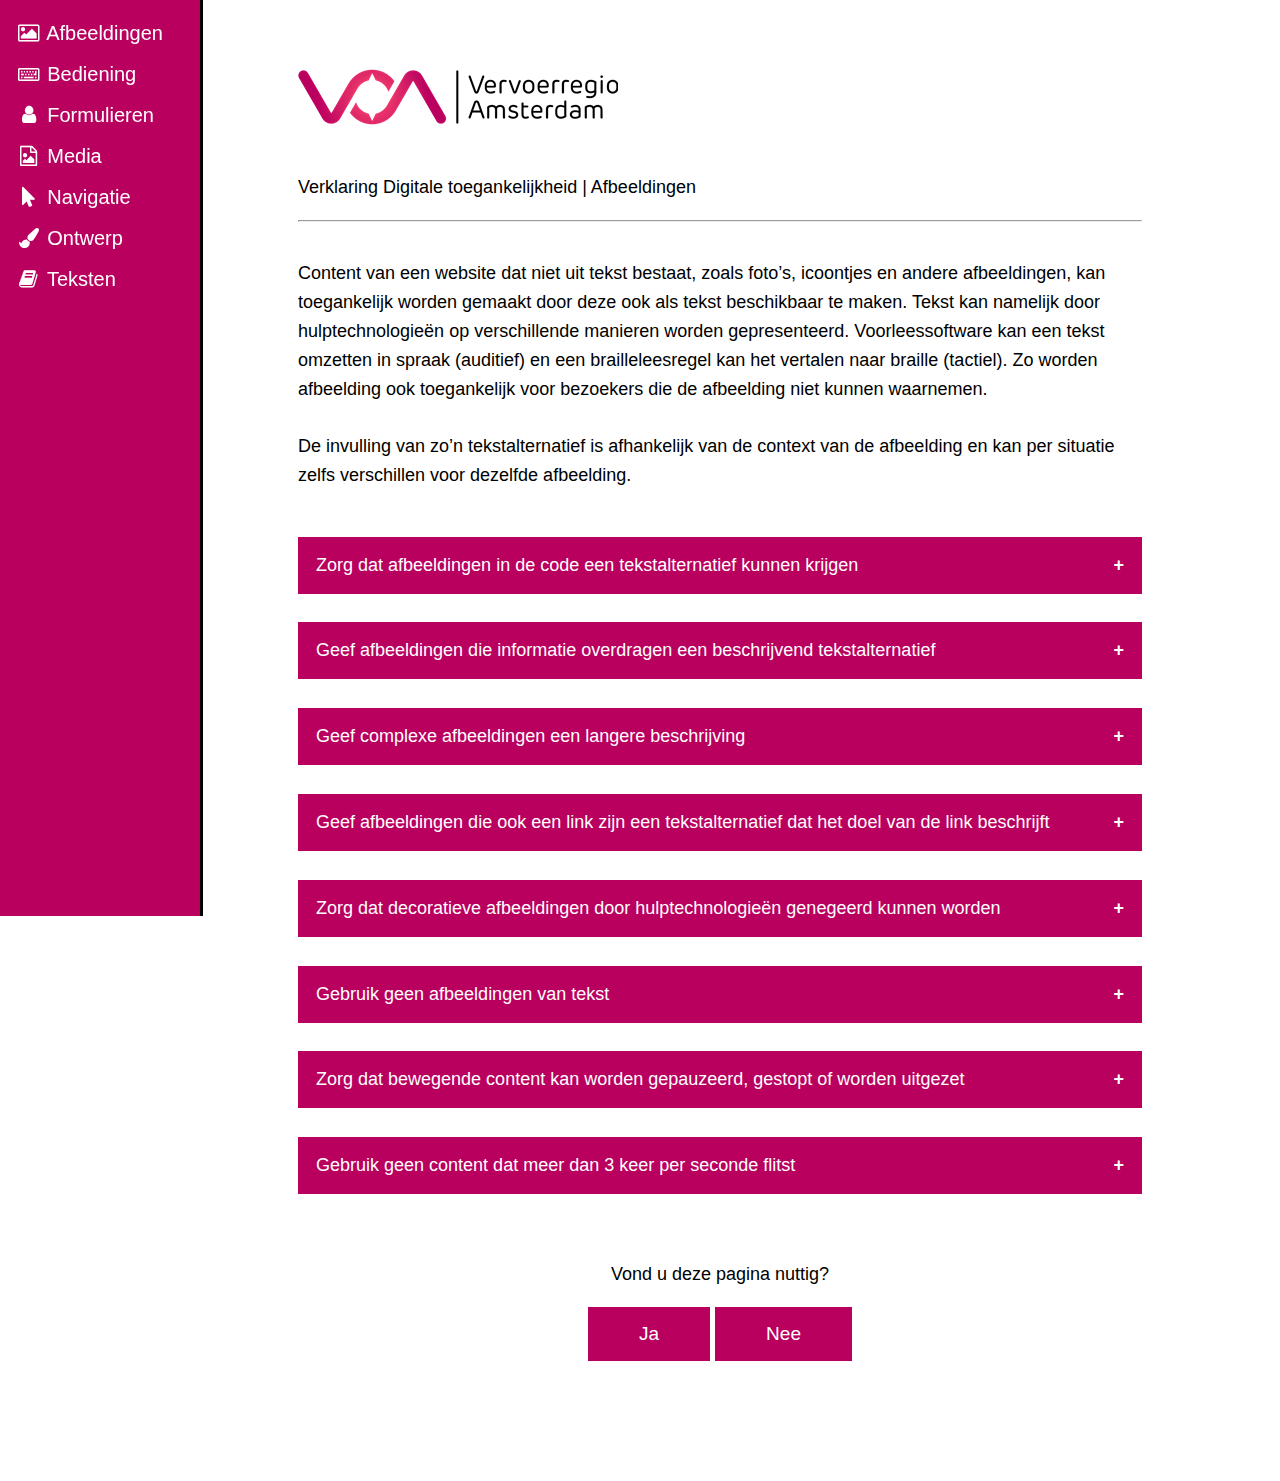
<file: Afbeeldingen.html>
<!DOCTYPE html>
<html>

<head>
    <meta name="viewport" content="width=device-width, initial-scale=1">
    <link rel="stylesheet" href="https://cdnjs.cloudflare.com/ajax/libs/font-awesome/4.7.0/css/font-awesome.min.css">
    <meta charset="UTF-8">
    <meta http-equiv="X-UA-Compatible" content="IE=edge">
    <meta name="viewport" content="width=device-width, initial-scale=1.0">
    <link rel="stylesheet" href="styles/styles.css" />
    <title>Vervoerregio Amsterdam</title>
</head>

<body>

    <div class="sidebar">

        <a href="Afbeeldingen.html"><i class="fa fa-fw fa-photo"></i> Afbeeldingen</a>
        <a href="Bediening.html"><i class="fa fa-fw fa-keyboard-o"></i> Bediening</a>
        <a href="Formulieren.html"><i class="fa fa-fw fa-user"></i> Formulieren</a>
        <a href="Media.html"><i class="fa fa-fw fa-file-image-o"></i> Media</a>
        <a href="Navigatie.html"><i class="fa fa-fw fa-mouse-pointer"></i> Navigatie</a>
        <a href="Ontwerp.html"><i class="fa fa-fw fa-paint-brush"></i> Ontwerp</a>
        <a href="Teksten.html"><i class="fa fa-fw fa-book"></i> Teksten</a>
    </div>

    <div class="main">
        <main>
            <img src="assets/Logo.png" alt="Logo">
            <p>Verklaring Digitale toegankelijkheid | Afbeeldingen
                <br>
                <hr><br>
                Content van een website dat niet uit tekst bestaat, zoals foto’s, icoontjes en andere afbeeldingen,
                kan toegankelijk worden gemaakt door deze ook als tekst beschikbaar te maken. Tekst kan namelijk
                door hulptechnologieën op verschillende manieren worden gepresenteerd. Voorleessoftware kan een
                tekst omzetten in spraak (auditief) en een brailleleesregel kan het vertalen naar braille (tactiel).
                Zo worden afbeelding ook toegankelijk voor bezoekers die de afbeelding niet kunnen waarnemen.
                <br><br>
                De invulling van zo’n tekstalternatief is afhankelijk van de context van de afbeelding en kan per
                situatie zelfs verschillen voor dezelfde afbeelding.
                <br><br>
            </p>
            <button class="accordion">Zorg dat afbeeldingen in de code een tekstalternatief kunnen krijgen</button>
            <div class="panel">
                <p>Alle afbeeldingen moeten een tekstalternatief hebben. Een tekstalternatief kan op verschillende
                    manieren worden toegevoegd:</p>
                <h2>Tekstalternatief voor een <code>&ltimg&gt</code>-element</h2>
                <p>Bij een <code>&ltimg&gt</code>-element wordt een tekstalternatief gegeven met behulp van het
                    <code>alt</code>-attribuut.

                    <br><br>In de code ziet dat er zo uit:
                <pre>

 1 | &ltimg src="hond.jpg" alt="Hond speelt met een bal"&gt
                        </pre>
                </p>

                <h2>Tekstalternatief voor een <code>&ltsvg&gt</code>-element</h2>
                <p>Bij een <code>&ltsvg&gt</code>-element wordt een tekstalternatief gegeven met behulp van het
                    <code>title</code>-element in
                    de
                    svg. Gebruik ook aria-attribuut <code>role="img"</code> om ervoor te zorgen dat zo veel mogelijk
                    ondersteunende technologieën het <code>&ltsvg&gt</code>-element herkennen als een afbeelding.

                    <br><br>In de code ziet dat er zo uit:
                </p>
                <pre>

 1 | &ltsvg role="img"&gt
 2 | &lttitle&gtHond speelt met een bal&lt/title&gt
 3 | ...
 4 | &lt/svg&gt
                                </pre>

                <h2>Tekstalternatief voor afbeeldingen die is geplaatst met CSS</h2>
                <p>Aan een afbeelding die geplaatst is met CSS kan een tekstalternatief worden gegeven met een
                    <code>aria-label</code>.

                    <br><br>In de code ziet dat er zo uit:

                <pre>

 1 | &ltdiv id=”logo” aria-label=”Hond speelt met een bal”&gt&lt/div&gt
                        </pre>
                </p>

                <h2>Invulling van het Tekstalternatief</h2>
                <p>De invulling van een tekstalternatief wordt bepaald door de functie die een afbeelding heeft. In
                    veel
                    gevallen draagt een afbeelding informatie over. Beschrijf dan in het tekstalternatief wat er op
                    de
                    afbeelding te zien is. Bij een afbeelding die ook een link is, gaat het juist om het beschrijven
                    waar de link naar toe verwijst. Als een afbeelding geen informatie aan de pagina toevoegt, dan
                    is
                    het beter om het helemaal geen tekstalternatief te geven zodat het kan worden genegeerd door
                    hulptechnologieën.</p>
            </div>
            <br>
            <button class="accordion">Geef afbeeldingen die informatie overdragen een beschrijvend
                tekstalternatief</button>
            <div class="panel">
                <p>Afbeeldingen die informatie overbrengen zijn noodzakelijk voor het begrijpen van de tekst. De
                    afbeeldingen voegen extra informatie toe aan de pagina. Deze afbeeldingen moeten een
                    tekstalternatief hebben dat nauwkeurig beschrijft wat er op de afbeelding te zien is. De
                    invulling
                    is afhankelijk van de context en kan per situatie afwijkend zijn voor dezelfde afbeelding.

                    <br><br>In een CMS kan een tekstalternatief doorgaans worden toegevoegd in de mediatheek.

                    <br><br>In de code ziet dat er zo uit:
                <pre>

 1 | &ltimg src="poes.jpg" alt="Witte poes speelt met een rode bal"&gt
                        </pre>
                </p>


                <p>Het tekstalternatief moet een goede vervanging kunnen zijn voor een afbeelding. Bedenk bij het
                    schrijven van het tekstalternatief altijd wat de bedoeling is van de afbeelding. Houd een
                    tekstalternatief altijd nuttig en beknopt.</p>
            </div>
            <br>
            <button class="accordion">Geef complexe afbeeldingen een langere beschrijving</button>
            <div class="panel">
                <p>Soms is het niet mogelijk om een afbeelding volledig te beschrijven in een kort tekstalternatief.
                    Bijvoorbeeld als het gaat om een uitgebreide infographic of een grafiek. Dit soort complexe
                    afbeeldingen moeten ook volledig worden beschreven in een tekstalternatief. Geef in dat geval
                    naast
                    een beknopte beschrijving in het <code>alt</code>-attribuut ook een langere beschrijving in de
                    omringende
                    tekst.

                <pre>

 1 | &ltimg src="grafiek.jpg" alt="Verkoopcijfers zijn in 2021 met 18% gestegen"&gt
 2 | &ltdiv&gt
 3 |   &ltp&gtDe groei van maandelijkse verkopen in 2021 tegen 2020 verliep als volgt:&lt/p&gt
 4 |     &ltul&gt
 5 |     &ltli&gtJanuari: +22%&lt/li&gt
 6 |     &ltli&gt...
 7 | &lt/div&gt
                        </pre>

                <br>Een langere beschrijving mag ook op een aparte pagina worden geplaatst. Plaats dan een
                link met
                de
                verwijzing naar die andere pagina direct voor of na de afbeelding.
                <pre>

 1 | &ltimg src="grafiek.jpg" alt="Verkoopcijfers zijn in 2021 met 18% gestegen"&gt
 2 | &lta href=”/langere-beschrijving.html”&gtUitgebreide beschrijving van de grafiek 
 3 | met verkoopcijfers&lt/a&gt
                        </pre>
                <br><br>De omringende tekst hoort ook te worden gekoppeld aan de afbeelding. Dit is geen
                verplichting
                maar wel erg handig. Hiervoor kan gebruik worden gemaakt van het
                <code>aria-describedby</code>-attribuut.
                Gebruik
                het
                <code>ID</code> van het element waar de complexe afbeelding beschreven wordt. Deze informatie
                hoort dan ook
                zichtbaar
                te zijn voor bezoekers die wel kunnen zien.
                </p>
                <pre>

 1 | &ltimg src="grafiek.jpg" alt="Verkoopcijfers zijn in 2020 met 18% gestegen" 
 2 | aria-describedby="beschrijving"&gt
 3 | &ltdiv id="beschrijving"&gt
 4 |   &ltp&gtDe groei van maandelijkse verkopen in 2020 tegen 2019 verliep als volgt:&lt/p&gt
 5 |     &ltul&gt
 6 |     &ltli&gtJanuari: +22%&lt/li&gt
 7 |     &ltli&gt...
                    </pre>
            </div>
            <br>
            <button class="accordion">Geef afbeeldingen die ook een link zijn een tekstalternatief dat het doel van
                de
                link beschrijft</button>
            <div class="panel">
                <p>In de gevallen dat niet tekst maar alleen een afbeelding als link wordt gebruikt, spreken we over
                    functionele afbeeldingen. Dit kunnen afbeeldingen zijn die verwijzen naar een andere pagina of
                    website, maar ook afbeeldingen die een actie op de pagina uitvoeren.

                    <br><br>Deze afbeeldingen moeten een tekstalternatief hebben dat het doel van de link
                    beschrijft,
                    of die beschrijft wat er gebeurd als op de afbeelding wordt geklikt. Voorleessoftware gebruikt
                    het
                    tekstalternatief namelijk als linktekst. Daarom is het belangrijker om het doel van de link te
                    beschrijven, in plaats van wat er op de afbeelding te zien is.

                    <br><br>Als er ook tekst staat op een functionele afbeelding, dan moeten de tekst op de
                    afbeelding
                    én het doel van de link allebei in het tekstalternatief worden vermeld. Hierdoor kunnen
                    bezoekers
                    die met spraakherkenning werken de link ook makkelijk bereiken.
                </p>
                <pre class="infobackground">
<i class="fa fa-fw fa-book"></i>Zo is ‘Ga naar Twitter.com’ een beter tekstalternatief dan ‘Kleine witte vogel op een 
lichtblauwe achtergrond’ als het gaat om een afbeelding die wordt gebruikt als 
link naar een Twitter.com.</pre>
                <pre>

 1 | &lta href=”categorie/spelletjes.html”&gt
 2 |   &ltimg src="monopoly.jpg" alt="Ga naar de categorie spelletjes" /&gt
 3 | &lt/a&gt
                </pre>
            </div>
            <br>
            <button class="accordion">Zorg dat decoratieve afbeeldingen door hulptechnologieën genegeerd kunnen
                worden</button>
            <div class="panel">
                <p>Afbeeldingen die puur ter decoratie op de pagina zijn geplaatst, horen geen tekstalternatief te
                    hebben. Dit zijn bijvoorbeeld afbeeldingen die geen informatie overdragen en niet noodzakelijk
                    zijn
                    voor het begrijpen van de tekst. Deze afbeeldingen moeten worden genegeerd door
                    hulptechnologieën.
                    Decoratieve afbeeldingen kunnen het best met CSS worden geplaatst.
                <pre>

 1 | &ltdiv class="line"&gt&lt/div&gt
                        </pre>
                <pre>

 1 | .line {
 2 |   background-image: url("horizontale-lijn.jpg");
 3 | }
                        </pre>
                <br>
                Als het niet mogelijk is om een decoratieve afbeelding met CSS te plaatsen, dan moet het
                <code>alt</code>-attribuut in het <code>&ltimg&gt</code>-element worden leeg gelaten. Het
                <code>alt</code>-attribuut moet wel aanwezig
                zijn
                maar het heeft dan geen tekst.
                </p>
                <pre>

 1 | &ltimg src="horizontale-lijn.jpg" alt="" /&gt
                    </pre>
            </div>
            <br>
            <button class="accordion">Gebruik geen afbeeldingen van tekst</button>
            <div class="panel">
                <p>Gebruik geen afbeeldingen van tekst om informatie over te dragen. Afbeeldingen van tekst zijn
                    voor
                    sommige bezoekers niet handig. De lettergrootte in een afbeelding schaalt namelijk vaak niet
                    goed
                    mee. Ook kunnen bezoekers tekst die is ingebakken in een afbeelding niet aanpassen naar eigen
                    voorkeuren.

                    <br><br>Gebruik daarom ‘echte’ tekst. Tekst die daadwerkelijk als tekst op de pagina staat kan
                    goed worden vormgegeven met CSS. Hiermee kan bijvoorbeeld de kleur, het lettertype, de
                    lettergrootte, de regelhoogte en de letterafstand en worden ingesteld. Eventueel kan tekst met
                    CSS
                    ook bovenop een afbeelding worden geplaatst.
                </p>
            </div>
            <br>
            <button class="accordion">Zorg dat bewegende content kan worden gepauzeerd, gestopt of worden
                uitgezet</button>
            <div class="panel">
                <p>Zorg dat alle bewegende, scrollende of knipperende content dat automatisch start én langer dan 5
                    seconden duurt kan worden gepauzeerd, gestopt of worden uitgezet. Onder bewegende, scrollende of
                    knipperende content vallen onder andere carrousels, animaties op de pagina, bewegende
                    advertenties,
                    enz. Bezoekers met een cognitieve beperking kunnen er door worden afgeleid. Ook voor bezoekers
                    die
                    gebruik maken van een schermlezer kan dit storend zijn.

                    <br><br>Deze regels gelden ook alle automatisch verversende content, maar hiervoor geldt ook de
                    frequentie van updates mag worden aangepast.
                </p>
            </div>
            <br>
            <button class="accordion">Gebruik geen content dat meer dan 3 keer per seconde flitst</button>
            <div class="panel">
                <p>Gebruik geen flitsende content. Laat onderdelen in elk geval niet meer dan 3 keer per seconde
                    flitsen. Bezoekers met bepaalde vormen van epilepsie kunnen een aanval krijgen als ze kijken
                    naar
                    knipperende of flitsende afbeeldingen of media.</p>
            </div>
        </main>
        <footer>
            <div id="feedback-button">Vond u deze pagina nuttig?</div>
            <button onclick="myFunction()" type="button" name="ja-nee-button">Ja</button>
            <button onclick="myFunction()" type="button" name="ja-nee-button">Nee</button>
        </footer>
        <script>
            var acc = document.getElementsByClassName("accordion");
            var i;

            for (i = 0; i < acc.length; i++) {
                acc[i].addEventListener("click", function () {
                    this.classList.toggle("active");
                    var panel = this.nextElementSibling;
                    if (panel.style.maxHeight) {
                        panel.style.maxHeight = null;
                    } else {
                        panel.style.maxHeight = panel.scrollHeight + "px";
                    }
                });
            }



            function myFunction() {
                var x = document.getElementById("feedback-button");
                if (x.innerHTML === "Bedankt voor uw feedback.") {
                    x.innerHTML = "Vond u deze pagina nuttig?";
                } else {
                    x.innerHTML = "Bedankt voor uw feedback.";
                }
            }
        </script>
</body>

</html>
</file>
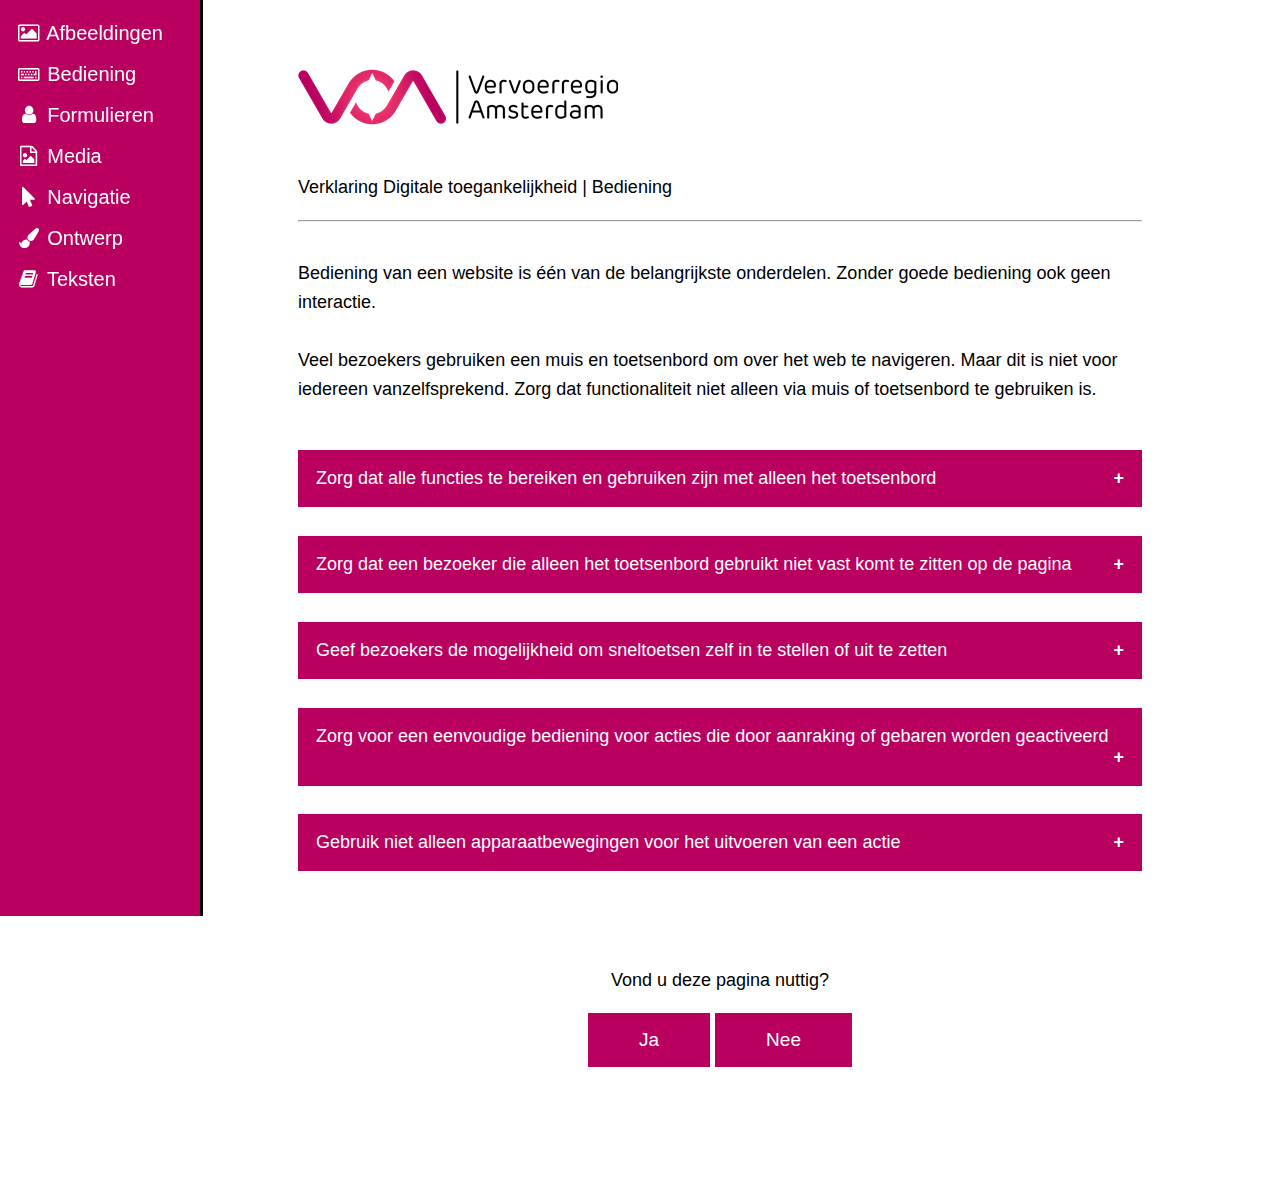
<file: Bediening.html>
<!DOCTYPE html>
<html>

<head>
    <meta name="viewport" content="width=device-width, initial-scale=1">
    <link rel="stylesheet" href="https://cdnjs.cloudflare.com/ajax/libs/font-awesome/4.7.0/css/font-awesome.min.css">
    <meta charset="UTF-8">
    <meta http-equiv="X-UA-Compatible" content="IE=edge">
    <meta name="viewport" content="width=device-width, initial-scale=1.0">
    <link rel="stylesheet" href="styles/styles.css" />
    <title>Vervoerregio Amsterdam</title>
</head>

<body>

    <div class="sidebar">

        <a href="Afbeeldingen.html"><i class="fa fa-fw fa-photo"></i> Afbeeldingen</a>
        <a href="Bediening.html"><i class="fa fa-fw fa-keyboard-o"></i> Bediening</a>
        <a href="Formulieren.html"><i class="fa fa-fw fa-user"></i> Formulieren</a>
        <a href="Media.html"><i class="fa fa-fw fa-file-image-o"></i> Media</a>
        <a href="Navigatie.html"><i class="fa fa-fw fa-mouse-pointer"></i> Navigatie</a>
        <a href="Ontwerp.html"><i class="fa fa-fw fa-paint-brush"></i> Ontwerp</a>
        <a href="Teksten.html"><i class="fa fa-fw fa-book"></i> Teksten</a>
    </div>

    <div class="main">
        <main>
            <img src="assets/Logo.png" alt="Logo">
            <p>Verklaring Digitale toegankelijkheid | Bediening
                <br>
                <hr><br>
                Bediening van een website is één van de belangrijkste onderdelen. Zonder goede bediening ook geen
                interactie.
                <br><br>
                Veel bezoekers gebruiken een muis en toetsenbord om over het web te navigeren. Maar dit is niet voor
                iedereen vanzelfsprekend. Zorg dat functionaliteit niet alleen via muis of toetsenbord te gebruiken is.
                <br><br>
            </p>
            <button class="accordion">Zorg dat alle functies te bereiken en gebruiken zijn met alleen het
                toetsenbord</button>
            <div class="panel">
                <p>
                    Alle functies op een website moeten te bereiken en gebruiken zijn met alleen het toetsenbord.
                    Sommige bezoekers kunnen geen muis gebruiken door bijvoorbeeld een visuele of motorische beperking.
                    Als alle functionaliteit met het toetsenbord kan worden bediend, dan werkt deze ook met een groot
                    aantal hulptechnologieën. Zorg daarom dat onderdelen zoals links, knoppen, navigatie, invoervelden,
                    selectievakjes, keuzerondjes, keuzelijsten en alle andere interactieve functies de toetsenbordfocus
                    kunnen krijgen en kunnen worden gebruikt.
                    <br><br>
                    Standaard HTML-elementen voor links, knoppen en formulierelementen op de website zijn goed
                    toegankelijk met het toetsenbord.
                    <br><br>
                    De standaard toetsenbordnavigatie is als volgt:
                </p>
                <ul>
                    <li>Met TAB navigeert de toetsenbordfocus vooruit.</li>
                    <li>Met SHIFT + TAB navigeert de toetsenbordfocus achteruit.</li>
                    <li>Met de pijltoetsen kan worden genavigeerd in gegroepeerde menu’s of radiobuttons.</li>
                </ul>
                <p>
                    Bezoekers die gebruik maken van het toetsenbord gebruiken de TAB-toets om door een website te
                    navigeren. De TAB-toets verplaatst de toetsenbordfocus naar het volgende focuseerbare onderdeel.
                </p>

            </div>
            <br>
            <button class="accordion">Zorg dat een bezoeker die alleen het toetsenbord gebruikt niet vast komt te zitten
                op de pagina</button>
            <div class="panel">
                <p>
                    Als bezoekers met het toetsenbord naar een onderdeel op de pagina kunnen navigeren, maar er niet
                    meer vandaan kunnen dan is dit een toetsenbordval. Om uit een toetsenbordval te raken is de enige
                    manier vaak om de muis (of ander aanwijsapparaat) te gebruiken of om de pagina helemaal te herladen.
                    Dit is dit geen optie voor bezoekers die geen gebruik kunnen maken van de muis. Dit komt soms voor
                    als er plugins worden gebruikt.
                    <br><br>
                    Zorg dat met het toetsenbord helemaal over de pagina kan worden genavigeerd.
                </p>
            </div>
            <br>
            <button class="accordion">Geef bezoekers de mogelijkheid om sneltoetsen zelf in te stellen of uit te
                zetten</button>
            <div class="panel">
                <p>
                    Op sommige websites kunnen bezoekers gebruik maken van sneltoetsen. Met sneltoetsen kunnen bezoekers
                    gemakkelijk functies uitvoeren of navigeren naar een pagina. Dit werkt goed voor veel bezoekers die
                    gebruik maken van het toetsenbord maar kunnen conflicteren sommige hulptechnologieën. Hierdoor
                    kunnen sneltoetsen onbedoeld worden geactiveerd. Dit geldt bijvoorbeeld voor bezoekers die gebruik
                    maken van software voor spraakherkenning.
                    <br><br>
                    Zorg daarom dat sneltoetsen die bestaan uit één karakter kunnen worden aangepast, uitgeschakeld of
                    alleen geactiveerd kunnen worden als het onderdeel de toetsenbordfocus heeft.
                </p>
            </div>
            <br>
            <button class="accordion">Zorg voor een eenvoudige bediening voor acties die door aanraking of gebaren
                worden geactiveerd</button>
            <div class="panel">
                <p>
                    Sommige functionaliteit op een website is alleen te uit te voeren met een moeilijk gebaar.
                    Bijvoorbeeld gebaren waarbij de bezoeker meerdere vingers moet gebruiken (meerpuntsgebaren) of
                    gebaren waarbij de bezoeker een vinger (of de aanwijzer) in een bepaald pad moet bewegen (pad
                    gebaseerde gebaren). Bezoekers kunnen, om verschillende redenen, soms niet in staat zijn om
                    moeilijke gebaren te maken met hun vingers of met een aanwijzer. Bijvoorbeeld door een motorische
                    beperking.
                    <br><br>
                    Zorg dat functionaliteit die met gebaren wordt geactiveerd, ook met een klik, dubbelklik of
                    klikken-en-vasthouden van een muis kan worden geactiveerd. Dit kan bijvoorbeeld met een eenvoudige
                    bediening toe te voegen.
                </p>
            </div>
            <br>
            <button class="accordion">Gebruik niet alleen apparaatbewegingen voor het uitvoeren van een actie</button>
            <div class="panel">
                <p>
                    Acties die in worden geactiveerd door een apparaat te kantelen of te schudden zijn niet goed
                    toegankelijk voor sommige bezoekers. Bezoekers met een motorische beperking kunnen deze acties
                    bijvoorbeeld onbedoeld uitvoeren. Er zijn ook bezoekers die dit niet, of niet goed, kunnen bedienen
                    omdat het apparaat op een vaste plek is bevestigd aan bijvoorbeeld een rolstoel. Ook het maken van
                    gebaren naar een camera die deze de bewegingen kan interpreteren valt onder bewegingsactivering.
                    <br><br>
                    Laat bezoekers daarom de bewegingsactivering uitschakelen of zorg dat acties die kunnen worden
                    geactiveerd met bewegingsactivering ook te activeren zijn met een alternatieve bediening.
                </p>
            </div>
            <br>
        </main>
        <footer>
            <div id="feedback-button">Vond u deze pagina nuttig?</div>
            <button onclick="myFunction()" type="button" name="ja-nee-button">Ja</button>
            <button onclick="myFunction()" type="button" name="ja-nee-button">Nee</button>
        </footer>
        <script>
            var acc = document.getElementsByClassName("accordion");
            var i;

            for (i = 0; i < acc.length; i++) {
                acc[i].addEventListener("click", function () {
                    this.classList.toggle("active");
                    var panel = this.nextElementSibling;
                    if (panel.style.maxHeight) {
                        panel.style.maxHeight = null;
                    } else {
                        panel.style.maxHeight = panel.scrollHeight + "px";
                    }
                });
            }



            function myFunction() {
                var x = document.getElementById("feedback-button");
                if (x.innerHTML === "Bedankt voor uw feedback.") {
                    x.innerHTML = "Vond u deze pagina nuttig?";
                } else {
                    x.innerHTML = "Bedankt voor uw feedback.";
                }
            }
        </script>
</body>

</html>
</file>
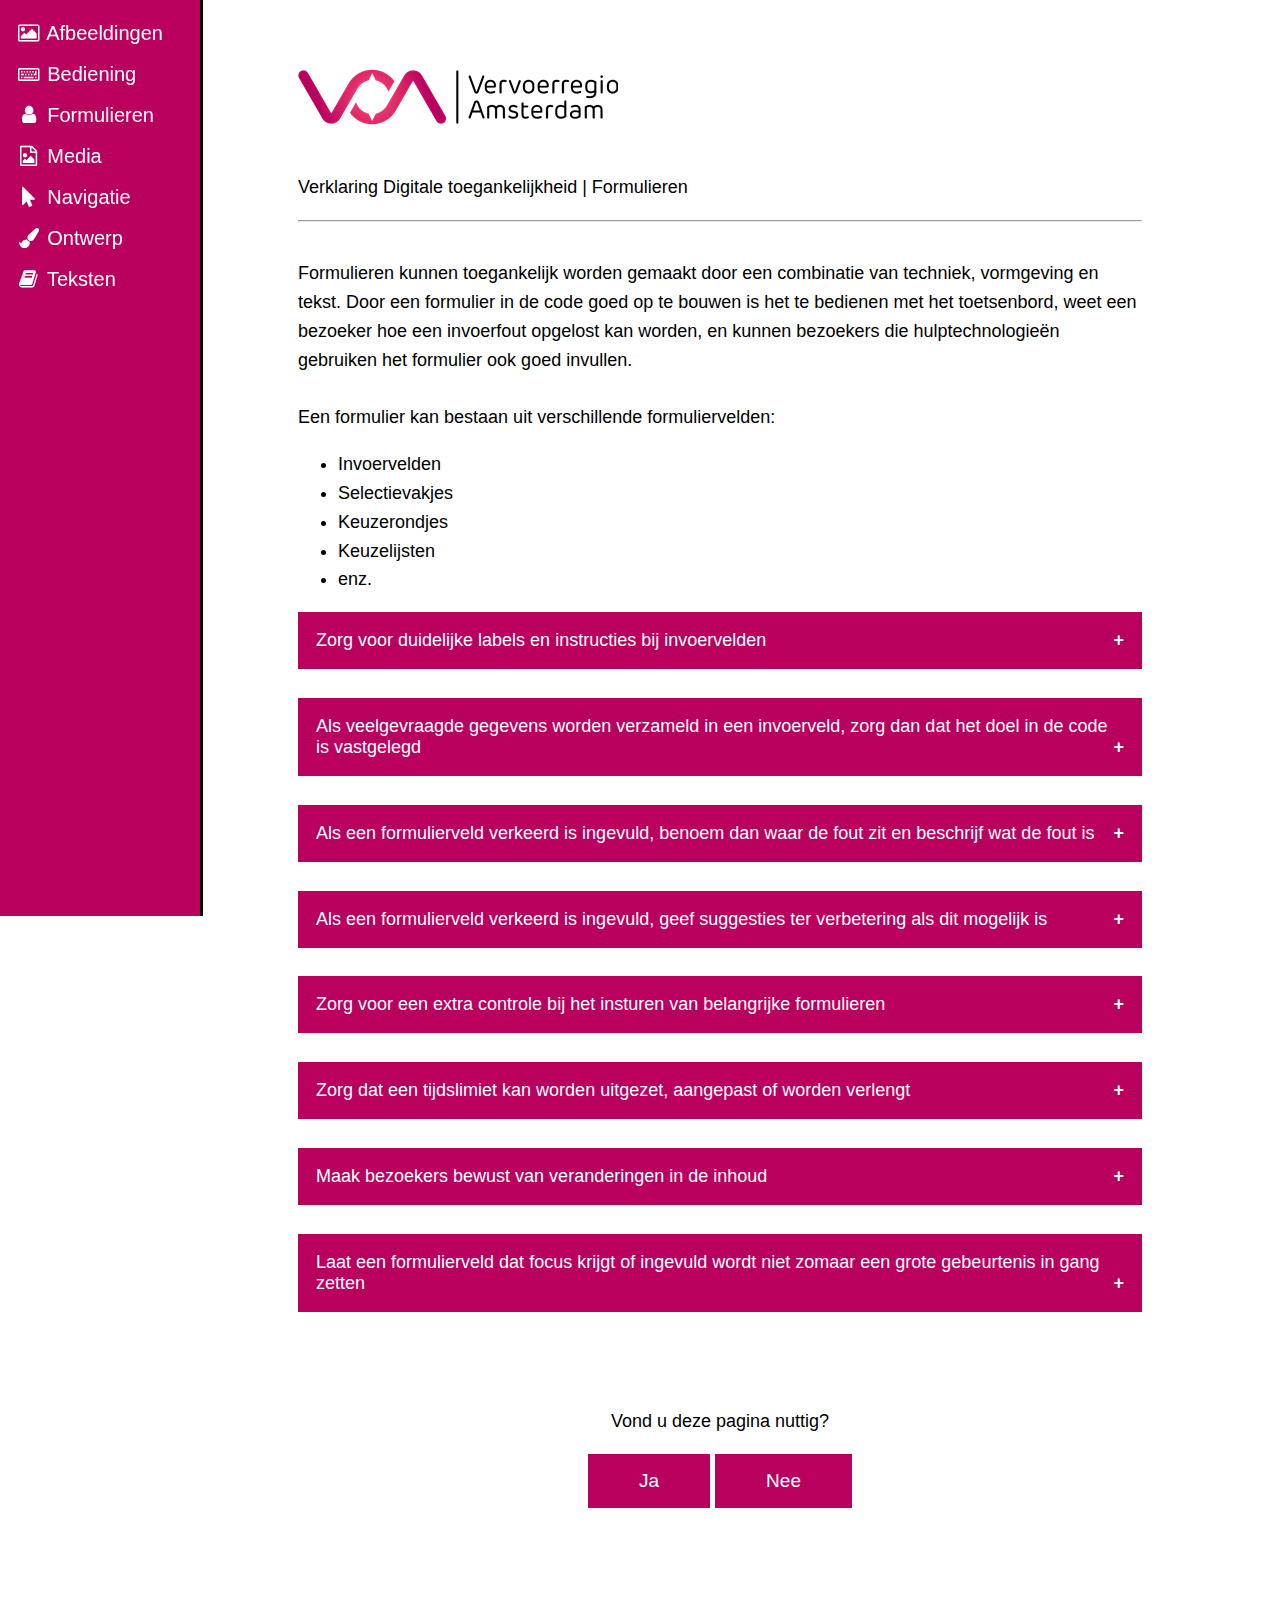
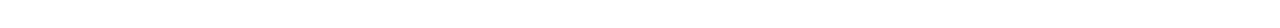
<file: Formulieren.html>
<!DOCTYPE html>
<html>

<head>
    <meta name="viewport" content="width=device-width, initial-scale=1">
    <link rel="stylesheet" href="https://cdnjs.cloudflare.com/ajax/libs/font-awesome/4.7.0/css/font-awesome.min.css">
    <meta charset="UTF-8">
    <meta http-equiv="X-UA-Compatible" content="IE=edge">
    <meta name="viewport" content="width=device-width, initial-scale=1.0">
    <link rel="stylesheet" href="styles/styles.css" />
    <title>Vervoerregio Amsterdam</title>
</head>

<body>

    <div class="sidebar">

        <a href="Afbeeldingen.html"><i class="fa fa-fw fa-photo"></i> Afbeeldingen</a>
        <a href="Bediening.html"><i class="fa fa-fw fa-keyboard-o"></i> Bediening</a>
        <a href="Formulieren.html"><i class="fa fa-fw fa-user"></i> Formulieren</a>
        <a href="Media.html"><i class="fa fa-fw fa-file-image-o"></i> Media</a>
        <a href="Navigatie.html"><i class="fa fa-fw fa-mouse-pointer"></i> Navigatie</a>
        <a href="Ontwerp.html"><i class="fa fa-fw fa-paint-brush"></i> Ontwerp</a>
        <a href="Teksten.html"><i class="fa fa-fw fa-book"></i> Teksten</a>
    </div>

    <div class="main">
        <main>
            <img src="assets/Logo.png" alt="Logo">
            <p>Verklaring Digitale toegankelijkheid | Formulieren
                <br>
                <hr><br>
                Formulieren kunnen toegankelijk worden gemaakt door een combinatie van techniek, vormgeving en tekst.
                Door een formulier in de code goed op te bouwen is het te bedienen met het toetsenbord, weet een
                bezoeker hoe een invoerfout opgelost kan worden, en kunnen bezoekers die hulptechnologieën gebruiken het
                formulier ook goed invullen.
                <br><br>
                Een formulier kan bestaan uit verschillende formuliervelden:
            <ul>
                <li>Invoervelden</li>
                <li>Selectievakjes</li>
                <li>Keuzerondjes</li>
                <li>Keuzelijsten</li>
                <li>enz.</li>
            </ul>
            </p>
            <button class="accordion">Zorg voor duidelijke labels en instructies bij invoervelden</button>
            <div class="panel">
                <h2>Zorg voor labels bij invoervelden</h2>
                <p>
                    Labels zijn het belangrijkste element voor een toegankelijk formulier. Zorg voor labels bij alle
                    invoervelden of ander formulierelementen zoals selectievakjes, keuzerondjes en keuzelijsten. Een
                    duidelijk label beschrijft precies wat er in het veld ingevuld moet worden, is zichtbaar voor
                    alle bezoekers en staat dichtbij het invoerveld.
                    <br><br>
                    Het label moet in de code worden gekoppeld aan het invoerveld. Zo maak je het invoerveld ook
                    toegankelijk voor bezoekers die gebruik maken van hulptechnologieën. Het label is de naam van
                    het invoerveld. Een label vergroot ook het klikbare gebied waarmee een invoerveld kan worden
                    geselecteerd. Dit is handig voor bijvoorbeeld bezoekers met een motorische beperking.
                </p>

                <h2>Koppel labels in de code aan een invoerveld</h2>

                <p>
                    Labels worden geplaatst met het <code>&ltlabel&gt</code>-element. Het koppelen van een
                    <code>&ltlabel&gt</code>-element aan een
                    formulierelement gebeurt met een <code>fore</code>/<code>id</code>-koppeling. Geef hiervoor het
                    <code>&ltlabel&gt</code>-element een
                    <code>for</code>-attribuut en het bijbehorende formulierelement een <code>id</code>-attribuut
                    met dezelfdewaarde.
                    <br><br>
                    In de code ziet dat er zo uit:
                </p>
                <pre>

  1 | &ltlabel for="veld1"&gtNaam:&lt/label&gt
  2 | &ltinput type="text" id="veld1"&gt
  3 | 
  4 | &ltlabel for="veld2"&gtKies je kleur:&lt/label&gt
  5 | &ltselect id="veld2"&gt
  6 |   &ltoption value="0"&gtRood&lt/option&gt
  7 |   &ltoption value="1"&gtGroen&lt/option&gt
  8 |   &ltoption value="2"&gtBlauw&lt/option&gt
  9 | &lt/select&gt
 10 | 
 11 | &ltinput type="checkbox" id="veld3"&gt
 12 | &ltlabel for="veld3"&gtMeld mij aan voor de nieuwsbrief&lt/label&gt
                </pre>
                <p>
                    Er zijn ook manieren om de labels visueel te verbergen. Vraag je dan wel goed af waarom je dat
                    zou willen doen. Het invoerveld verliest dan het grotere klikbare gebied en het wordt misschien
                    minder duidelijk voor bezoekers. Als het label toch visueel wordt verborgen, zorg er dan er wel
                    voor dat er een label beschikbaar is voor hulptechnologieën. Gebruik hiervoor het attribuut
                    <code>aria-label</code>, <code>aria-labelledby</code> of een <code>title</code>-attribuut. Deze
                    zijn niet zichtbaar.
                    <br><br>
                    In de code ziet dat er zo uit:
                    <br><br>
                </p>
                <pre>

 1 | &ltinput type="text" aria-label="Naam"&gt
                    </pre>
                <pre class="infobackground">
<i class="fa fa-fw fa-book"></i>Let op: Placeholdertekst mag niet als enige manier worden gebruikt
om een label toe te voegen aan een invoerveld.</pre>
                <h2>Groepeer meerdere secties van gerelateerde invoervelden</h2>
                <p>
                    Als een formulier meerdere secties van gerelateerde invoervelden heeft dan wordt een
                    <code>&ltfieldset&gt</code>-element gebruikt om deze te groeperen. Geef het
                    <code>&ltfieldset&gt</code>-element een label door een <code>&ltlegend&gt</code>-element in het
                    <code>&ltfieldset&gt</code>-element te plaatsen. Hulptechnologieën gebruiken het
                    <code>&ltlegend&gt</code>-element alsof het een onderdeel is van het label van de elementen in
                    het <code>&ltfieldset&gt</code>-element.
                    <br><br>
                    Het <code>&ltfieldset&gt</code>-element is vooral relevant voor het groeperen selectierondjes en
                    keuzevakjes maar kan ook worden gebruikt om andere invoervelden te groeperen.
                    <br><br>
                    In de code ziet dat er zo uit:
                    <br><br>
                </p>
                <pre>

 1 | &ltfieldset&gt
 2 |   &ltlegend&gtBen jij al orgaandonor?&lt/legend&gt
 3 |            
 4 |   &ltinput type="radio" id="veld1"&gt
 5 |   &ltlabel for="veld1" value="ja"&gtJa, ik ben orgaandonor&lt/label&gt
 6 |                         
 7 |   &ltinput type="radio" id="veld2"&gt
 8 |   &ltlabel for="veld2" value="nee"&gtNee, ik ben geen orgaandonor&lt/label&gt
 9 | &lt/fieldset&gt
                </pre>
                <h2>Zorg voor instructies bij invoervelden</h2>
                <p>
                    Instructies geven een extra hint voor de invoer in het invoerveld. De instructies in een
                    formulier moeten aangeven of er verplichte velden zijn en eventueel of er een verplicht
                    invoerformaat is.
                </p>
                <h2>Geef aan dat een invoerveld verplicht is</h2>
                <p>
                    Het aangeven van een verplicht invoerveld kan in tekst of bijvoorbeeld met een asteriks (*).
                    Zorg dat deze aanduiding in het <code>&ltlabel&gt</code>-element is geplaatst.
                    <br><br>
                    In de code ziet dat er zo uit:
                </p>
                <pre>

 1 | &ltlabel for="veld1"&gtNaam: (verplicht)&lt/label&gt
 2 | &ltinput type="text" id="veld1"&gt
                    </pre>
                <p>
                    Als de instructies niet duidelijk per invoerveld worden benoemd dan hoort voorafgaand aan het
                    eerste invoerveld in tekst worden aangegeven op welke manier de verplichte velden zijn
                    aangeduid.
                    <br><br>
                    In de code ziet dat er zo uit:
                </p>
                <pre>

 1 | &ltp&gtAlle velden met een * zijn verplicht.&lt/p&gt
 2 | 
 3 | &ltlabel for="veld1"&gtNaam: *&lt/label&gt
 4 | &ltinput type="text" id="veld1"&gt
 5 | 
 6 | &ltlabel for="veld2"&gtFavoriete dier: *&lt/label&gt
 7 | &ltinput type="text" id="veld2"&gt
                </pre>
                <p>
                    Markeer verplichte velden ook in de code. Gebruik hiervoor bij voorkeur het
                    <code>aria-required</code>-attribuut.
                </p>
                <pre>

  1 | &ltp&gtAlle velden met een * zijn verplicht.&lt/p&gt
  2 | 
  3 | &ltlabel for="veld1"&gtNaam: *&lt/label&gt
  4 | &ltinput type="text" id="veld1" aria-required="true"&gt
  5 | 
  6 | &ltfieldset&gt
  7 |   &ltlegend&gtBen jij al orgaandonor? *&lt/legend&gt
  8 |
  9 |   &ltinput type="radio" id="veld2" value="ja" aria-required="true"&gt
 10 |   &ltlabel for="veld2"&gtJa, ik ben orgaandonor&lt/label&gt
 11 |
 12 |   &ltinput type="radio" id="veld3" value="nee" aria-required="true"&gt
 13 |   &ltlabel for="veld3"&gtNee, ik ben geen orgaandonor&lt/label&gt
 14 | &lt/fieldset&gt
                    </pre>
                <h2>Geef het aan als er een verplicht invoerformaat is verplicht is</h2>
                <p>
                    Ook bij verplichte invoerformaten, zoals een postcode of een e-mailadres die moet worden
                    ingevuld, moeten blijken uit de instructies wat de eisen zijn aan de invoer. Dit kan direct in
                    het <code>&ltlabel&gt</code>-element.
                    <br><br>
                    In de code ziet dat er zo uit:
                </p>
                <pre>

 1 | &ltlabel for="veld1"&gtGeboortedatum (dd-mm-jjjj):&lt/label&gt
 2 | &ltinput type="text" id="veld1"&gt
                    </pre>
                <p>
                    Maar dit kan ook via het attribuut <code>aria-describedby</code>.
                    <br><br>
                    In de code ziet dat er zo uit:
                </p>
                <pre>

 1 | &ltlabel for="veld1"&gtGeboortedatum:&lt/label&gt
 2 | &ltinput type="text" id="veld1" aria-describedby="beschrijving"&gt
 3 | &ltspan id="beschrijving"&gtdd-mm-jjjj&lt/span&gt
                    </pre>
            </div>
            <br>
            <button class="accordion">Als veelgevraagde gegevens worden verzameld in een invoerveld, zorg dan dat het
                doel in de code is vastgelegd</button>
            <div class="panel">
                <p>Vaak moeten in formulieren gegevens worden ingevuld die bij veel andere formulieren ook worden
                    gevraagd. Dit geldt voor veelgevraagde gegevens zoals naam, e-mailadres en
                    telefoonnummer.
                    <br><br>
                    Het doel van een invoerveld kan worden vastgelegd in de code. Hierdoor begrijpen browsers welke
                    gegevens er worden gevraagd. Een browser kan het formulier dan al (deels) automatisch zelf
                    invullen. Dit is handig voor alle bezoekers, maar voor bezoekers met een motorische beperking is
                    dit nog belangrijker. Het invullen van een formulier kan hen veel tijd kosten.
                    <br><br>
                    Gebruik hiervoor het <code>autocomplete</code>-attribuut in de code om het doel van het
                    invoerveld toe te
                    voegen aan het <code>&ltinput&gt</code>-element.
                    <br><br>
                    In de code ziet dat er zo uit:
                    <br><br>
                <pre>

 1 | &ltlabel for="veld1"&gtNaam:&lt/label&gt
 2 | &ltinput type="text" id="veld1" autocomplete="name"&gt
 3 | 
 4 | &ltlabel for="veld2"&gtGeboortedatum:&lt/label&gt
 5 | &ltinput type="text" id="veld2" autocomplete="bday"&gt
                </pre>
                <pre class="infobackground">

<i class="fa fa-fw fa-book"></i>Het W3C heeft een lijst met 53 doelen van invoer die in de code horen 
vastgelegd te worden. (https://www.w3.org/TR/WCAG21/#input-purposes). 
                </pre>
                </p>
            </div>
            <br>
            <button class="accordion">Als een formulierveld verkeerd is ingevuld, benoem dan waar de fout zit en
                beschrijf wat de fout is</button>
            <div class="panel">
                <p>
                    Bij formulieren hoort een foutcontrole ingebouwd te zijn. De foutcontrole controleert
                    automatisch of een verplicht onderdeel leeg is gelaten of dat een invoerveld verkeerd is
                    ingevuld. Als er een fout is gevonden, dan moet de foutmelding in tekst worden weergegeven. Deze
                    tekst kan worden aangevuld met andere visuele aanwijzingen, zoals een andere kleur of een
                    icoon.
                    <br><br>
                    Benoem in de tekst van de foutmelding de naam van het veld dat verkeerd is ingevuld en benoem
                    precies wat de fout is. Schrijf dus niet:
                    <br>
                </p>
                <ul>
                    <li>Dit veld is verplicht.</li>
                </ul>
                <p>
                    Maar schrijf:
                    <br><br>
                    Het veld ‘Telefoonnummer’ mag niet leeg zijn.
                    <br><br>
                    In de code kan ook worden aangegeven welk veld verkeerd is ingevuld. Gebruik hiervoor het
                    attribuut <code>aria-invalid</code>. Daarnaast hoort de foutmelding in de code aan het
                    bijbehorende
                    invoerveld te worden gekoppeld. Dit voorkomt verwarring bij bezoekers die gebruik maken van
                    hulptechnologieën. Een foutmelding kan op een aantal manieren worden gekoppeld zoals met een
                    <code>aria-describedby</code>-attribuut.
                    <br><br>
                    In de code ziet dat er zo uit:
                    <br><br>
                <pre>

 1 | &ltlabel for="veld1"&gtTelefoonnummer:&lt/label&gt
 2 | &ltinput type="text" id="veld1" aria-invalid="true" aria-describedby="fout"&gt
 3 | &ltspan id="fout"&gtHet veld ‘Telefoonnummer’ mag niet leeg zijn.&lt/span&gt
                        </pre>
                </p>
            </div>
            <br>
            <button class="accordion">Als een formulierveld verkeerd is ingevuld, geef suggesties ter verbetering
                als dit mogelijk is</button>
            <div class="panel">
                <p>Als er een fout is gevonden en suggesties voor verbetering zijn bekend, dan moeten deze
                    suggesties
                    aan de bezoeker worden getoond. De suggesties kunnen worden gebruikt om beter te begrijpen wat er
                    precies ingevuld moet worden.
                    <br><br>
                    Bij veel invoervelden is bekend in welk formaat het ingevuld moet worden. Zo bestaat in Nederland
                    een telefoonnummer uit 10 cijfers en een postcode uit 4 cijfers en 2 letters. Een goede foutmelding
                    bestaat dan uit de mededeling dat het veld ‘telefoonnummer’ niet juist is ingevuld, en dat een
                    telefoonnummer uit 10 cijfers bestaat.
                    <br><br>
                    Schrijf dus niet:
                </p>
                <ul>
                    <li>Dit veld is niet juist ingevuld.</li>
                </ul>
                <p>
                    <br>Maar schrijf:
                </p>
                <ul>
                    <li>Geboortedatum is niet juist ingevuld. Gebruik het formaat dd-mm-jjjj.</li>
                    <li>Het veld ‘Telefoonnummer’ is niet juist ingevuld. Een telefoonnummer bestaat uit 10
                        cijfers.</li>
                </ul>
                <pre class="infobackground">
<i class="fa fa-fw fa-book"></i>Enkele voorbeelden:
⚫ Datum wordt genoteerd in het formaat dd-mm-jjjj.
⚫ IBAN begint met 2 letters, 2 cijfers, 4 letters.
⚫ Postcode bestaat uit 4 cijfers en 2 letters.
⚫ Telefoonnummer bestaat uit 10 cijfers.
⚫ URL begint met http:// of https://.</pre>
            </div>

            <br>
            <button class="accordion">Zorg voor een extra controle bij het insturen van belangrijke
                formulieren</button>
            <div class="panel">
                <p>Als er door het insturen van een formulier een onomkeerbare actie wordt uitgevoerd die grote
                    gevolgen
                    kan hebben, dan moet er voor worden gezorgd dat bezoekers de inzending kunnen annuleren,
                    controleren
                    of bevestigen.
                    <br><br>
                    Bezoekers met een functiebeperking lopen vaak meer risico om fouten te maken. Mensen
                    met
                    dyslexie kunnen letters en cijfers omdraaien en mensen met motorische stoornissen kunnen per
                    ongeluk
                    toetsen aanslaan. Eigenlijk hebben alle bezoekers profijt van de mogelijkheid om ernstige fouten
                    te
                    voorkomen.
                    <br><br>
                    Bij een formulier waarmee een wettelijke of financiële transactie wordt gedaan,
                    kun je
                    één van de volgende technieken toepassen:
                </p>
                <ul>
                    <li>Geef de bezoeker na verzending van het formulier een bepaalde tijd om de inzending te
                        wijzigen of annuleren.</li>
                    <li>Toon voordat het formulier wordt verzonden een overzicht van de ingevulde gegevens en
                        bied de bezoeker de mogelijkheid om deze te verbeteren.</li>
                    <li>Voeg een selectievakje toe aan het formulier waarmee de bezoeker aan kan geven dat
                        hij
                        de gegevens heeft gecontroleerd en dat deze correct zijn, voordat hij het formulier
                        verzendt.</li>
                </ul>
                <p>
                    Bij een formulier waarmee de bezoeker gegevens kan wijzigen of verwijderen,
                    zoals
                    profielgegevens op een website, kun je één van de volgende technieken toepassen:
                </p>

                <ul>
                    <li>Bied de mogelijkheid om verwijderde gegevens terug te halen.</li>
                    <li>Vraag bevestiging om door te gaan met de actie van het wijzigen of verwijderen.</li>
                    <li>Voeg een selectievakje toe aan het formulier waarmee de bezoeker aan kan geven dat
                        hij
                        de gegevens heeft gecontroleerd en dat deze correct zijn, voordat hij het formulier
                        verzendt.</li>
                </ul>
                <p>
                    Bij een formulier waarmee de bezoeker antwoorden kan geven op vragen uit een
                    test, toets
                    of examen, kun je één van de volgende technieken toepassen:
                </p>
                <ul>
                    <li>Bied de mogelijkheid om antwoorden te controleren en verbeteren voordat ze worden
                        verzonden.</li>
                    <li>Vraag bevestiging om door te gaan met het inzenden van het antwoord.</li>
                </ul>
            </div>
            <br>
            <button class="accordion">Zorg dat een tijdslimiet kan worden uitgezet, aangepast of worden
                verlengt</button>
            <div class="panel">
                <p>Soms moeten formulieren binnen een bepaalde tijd worden ingevuld of verloopt een inlogsessie na
                    een
                    bepaalde termijn. Zo’n tijdslimiet is niet handig voor bezoekers die meer tijd nodig hebben.
                    Bijvoorbeeld omdat zij gebruik maken van hulptechnologieën of omdat zij door een cognitieve
                    beperking meer tijd nodig hebben om tekst te lezen. Zorg daarom dat er geen tijdslimiet wordt
                    gebruikt. Als het echt niet anders kan, geef bezoekers dan de mogelijkheid om de tijdslimiet aan
                    te
                    passen. Dit kan op één van de volgende manieren:</p>

                <ul>
                    <li>Uitzetten: Laat bezoekers de tijdslimiet uitzetten voordat het begint.</li>
                    <li>Aanpassen: Laat bezoekers de tijdslimiet aanpassen tot ten minste 10 keer de
                        tijdslimiet voordat het begint.</li>
                    <li>Verlengen: Geef bezoekers een waarschuwing voordat de tijd afloopt en geef ze
                        tenminste
                        20 seconden om de tijdslimiet te verlengen. Laat de bezoeker dit ten minste 10 keer doen.
                    </li>
                </ul>

                <p><br>Niet bij alle tijdslimieten is het nodig dat deze kan worden uitgezet, aangepast
                    of worden
                    verlengt. Er zijn namelijk een paar uitzonderingen:</p>

                <ul>
                    <li>Real-time: Als de tijdslimiet onderdeel is van een real-time gebeurtenis, zoals het
                        bieden in veiling, en er geen alternatief voor de tijdslimiet mogelijk is.</li>
                    <li>Essentieel: Als de tijdslimiet zelf essentieel is, zoals bij een toets die in een
                        bepaalde tijd moet worden gemaakt, en verlenging de activiteit ongeldig zou maken.</li>
                    <li>Langer dan 20 uur: Als de tijdslimiet langer is dan 20 uur.</li>
                </ul>
            </div>
            <br>
            <button class="accordion">Maak bezoekers bewust van veranderingen in de inhoud</button>
            <div class="panel">
                <p>Veranderingen in de inhoud van een pagina worden aangegeven met een statusbericht. Een
                    statusbericht voegt nieuwe informatie toe aan de pagina. Het geeft de bezoeker bijvoorbeeld
                    informatie over de resultaten van een actie, over de voortgang van een laadtijd of een
                    waarschuwing over eventuele fouten in een formulier. Deze informatie is belangrijk voor
                    iedereen. Deze informatie moet dus ook beschikbaar worden gemaakt voor een bezoeker die gebruik
                    maakt van hulptechnologieën.
                    <br><br>
                    Hulptechnologie synchroniseert continu met het DOM en merkt de wijziging dus wel op, maar de
                    bezoeker die hiervan gebruik maakt wordt er nietover geïnformeerd. Met het attribuut aria-live
                    wordt een blok een <i>live region</i>. Deze informatie moeten in de code worden opgemaakt zodat
                    ze de
                    aandacht krijgen van hulptechnologieën op een manier die de bezoeker niet onnodig
                    onderbreekt.
                    <br>
                </p>

                <ul>
                    <li>Bij succes of informatie over voortgang wordt dit gedaan met ARIA <code>role="status"</code>
                        of <code>aria-live="polite"</code>.</li>
                    <li>Bij waarschuwing wordt dit gedaan met ARIA <code>role="alert"</code> of
                        <code>aria-live="assertive"</code>.
                    </li>
                </ul>
                <p>
                <pre>

 1 | &ltdiv role="status"&gt
 2 |   &ltp&gtJe instellingen zijn opgeslagen.&lt/p&gt
 3 | &lt/div&gt
                        </pre>

                <br>Standaard zal hulptechnologie alleen de gewijzigde tekst voorlezen. Als toch het hele blok moet
                worden voorlezen, voeg dan aria-atomic=”true” toe.
                </p>
                <pre class="infobackground">

<i class="fa fa-fw fa-book"></i>Een bezoeker heeft geen controle over de uitgesproken informatie.
Als een bezoeker (per ongeluk) een toets aanraakt, wordt de aankondiging onderbroken en is 
er geen manier om de informatie opnieuw te beluisteren.
                                    </pre>
            </div>
            <br>
            <button class="accordion">Laat een formulierveld dat focus krijgt of ingevuld wordt niet zomaar een
                grote
                gebeurtenis in gang zetten</button>
            <div class="panel">
                <p>Laat geen grote gebeurtenis plaatsvinden als een bezoeker een veld invoerveld invult, een
                    selectievakje of keuzerondje aanklikt of een waarde kiest uit een keuzelijst, tenzij de bezoeker
                    vooraf is geïnformeerd. Voor veel bezoekers kan een onverwachte gebeurtenis verwarrend zijn.
                    Bezoekers met een visuele beperking kunnen de wijziging misschien niet zien. Bezoekers die
                    alleen
                    met het toetsenbord navigeren kunnen hierdoor moeite hebben met de bediening van de website.
                    Laat de
                    bezoeker daarom zelf op een knop klikken om de gebeurtenis in gang te zetten.
                    <br><br>
                    Grote gebeurtenissen worden contextwijzigingen genoemd. Contextwijzigingen zijn
                    bijvoorbeeld:
                </p>

                <ul>
                    <li>Het automatisch inzenden van een formulier;</li>
                    <li>Het openen van een venster;</li>
                    <li>Het veranderen van de focus naar een ander onderdeel.</li>
                </ul>

                <p>Er mag ook geen contextwijziging plaatsvinden door het veranderen van de focus.
                </p>
            </div>
            <br>
        </main>
        <footer>
            <div id="feedback-button">Vond u deze pagina nuttig?</div>
            <button onclick="myFunction()" type="button" name="ja-nee-button">Ja</button>
            <button onclick="myFunction()" type="button" name="ja-nee-button">Nee</button>
        </footer>
        <script>
            var acc = document.getElementsByClassName("accordion");
            var i;

            for (i = 0; i < acc.length; i++) {
                acc[i].addEventListener("click", function () {
                    this.classList.toggle("active");
                    var panel = this.nextElementSibling;
                    if (panel.style.maxHeight) {
                        panel.style.maxHeight = null;
                    } else {
                        panel.style.maxHeight = panel.scrollHeight + "px";
                    }
                });
            }



            function myFunction() {
                var x = document.getElementById("feedback-button");
                if (x.innerHTML === "Bedankt voor uw feedback.") {
                    x.innerHTML = "Vond u deze pagina nuttig?";
                } else {
                    x.innerHTML = "Bedankt voor uw feedback.";
                }
            }
        </script>
</body>

</html>
</file>
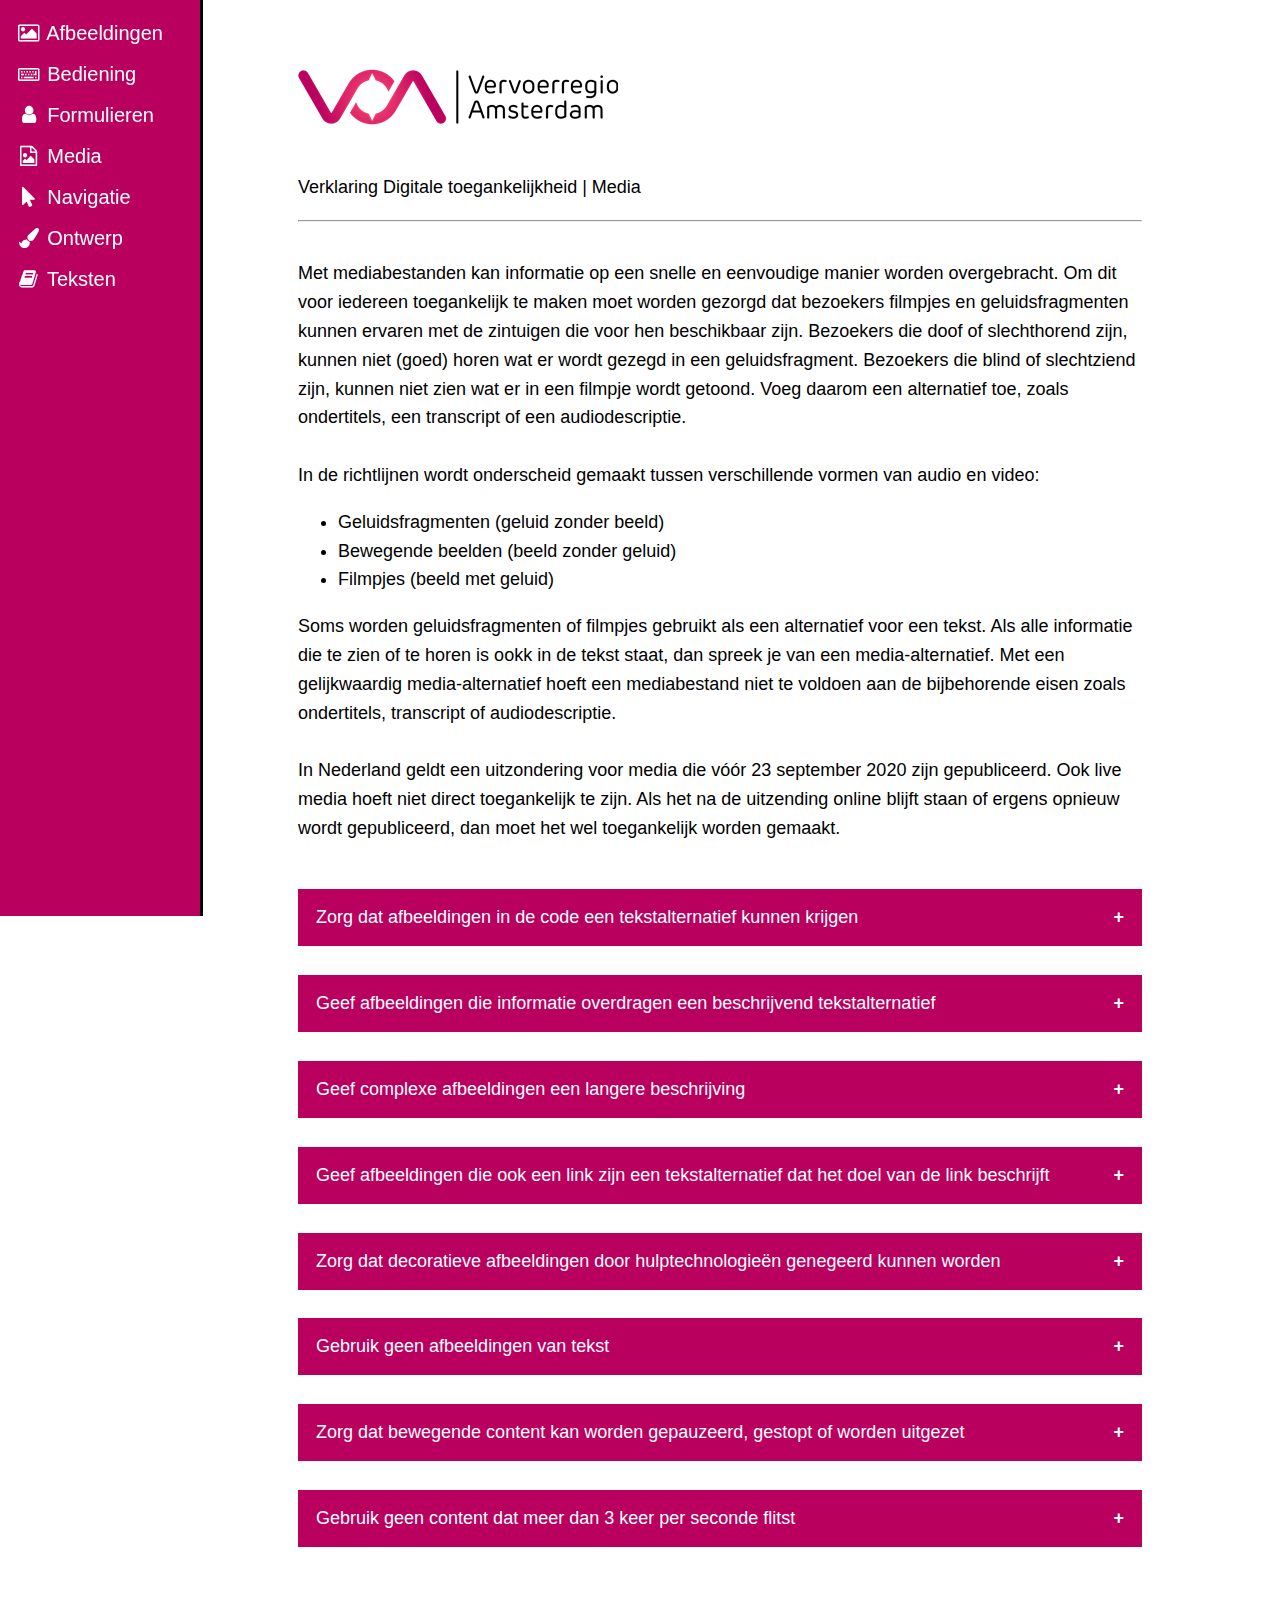
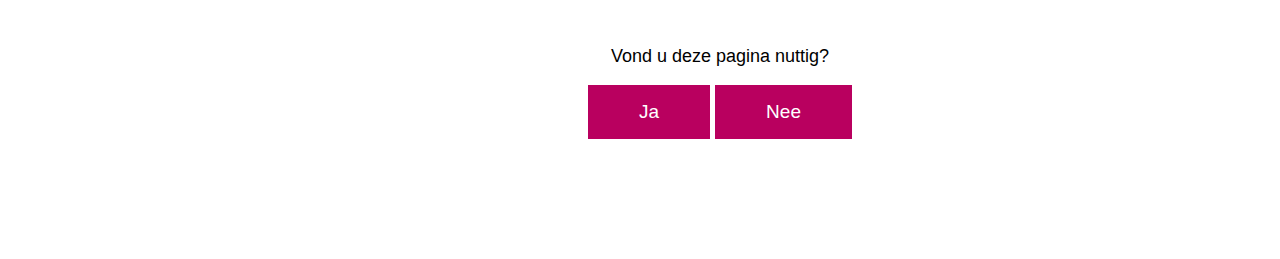
<file: Media.html>
<!DOCTYPE html>
<html>

<head>
    <meta name="viewport" content="width=device-width, initial-scale=1">
    <link rel="stylesheet" href="https://cdnjs.cloudflare.com/ajax/libs/font-awesome/4.7.0/css/font-awesome.min.css">
    <meta charset="UTF-8">
    <meta http-equiv="X-UA-Compatible" content="IE=edge">
    <meta name="viewport" content="width=device-width, initial-scale=1.0">
    <link rel="stylesheet" href="styles/styles.css" />
    <title>Vervoerregio Amsterdam</title>
</head>

<body>

    <div class="sidebar">

        <a href="Afbeeldingen.html"><i class="fa fa-fw fa-photo"></i> Afbeeldingen</a>
        <a href="Bediening.html"><i class="fa fa-fw fa-keyboard-o"></i> Bediening</a>
        <a href="Formulieren.html"><i class="fa fa-fw fa-user"></i> Formulieren</a>
        <a href="Media.html"><i class="fa fa-fw fa-file-image-o"></i> Media</a>
        <a href="Navigatie.html"><i class="fa fa-fw fa-mouse-pointer"></i> Navigatie</a>
        <a href="Ontwerp.html"><i class="fa fa-fw fa-paint-brush"></i> Ontwerp</a>
        <a href="Teksten.html"><i class="fa fa-fw fa-book"></i> Teksten</a>
    </div>

    <div class="main">
        <main>
            <img src="assets/Logo.png" alt="Logo">
            <p>Verklaring Digitale toegankelijkheid | Media
                <br>
                <hr><br>
                Met mediabestanden kan informatie op een snelle en eenvoudige manier worden overgebracht. Om dit voor
                iedereen toegankelijk te maken moet worden gezorgd dat bezoekers filmpjes en geluidsfragmenten kunnen
                ervaren met de zintuigen die voor hen beschikbaar zijn. Bezoekers die doof of slechthorend zijn, kunnen
                niet (goed) horen wat er wordt gezegd in een geluidsfragment. Bezoekers die blind of slechtziend zijn,
                kunnen niet zien wat er in een filmpje wordt getoond. Voeg daarom een alternatief toe, zoals
                ondertitels, een transcript of een audiodescriptie.
                <br><br>
                In de richtlijnen wordt onderscheid gemaakt tussen verschillende vormen van audio en video:
            <ul>
                <li>Geluidsfragmenten (geluid zonder beeld)</li>
                <li>Bewegende beelden (beeld zonder geluid)</li>
                <li>Filmpjes (beeld met geluid)</li>
            </ul>
            Soms worden geluidsfragmenten of filmpjes gebruikt als een alternatief voor een tekst. Als alle
            informatie die te zien of te horen is ookk in de tekst staat, dan spreek je van een media-alternatief.
            Met een gelijkwaardig media-alternatief hoeft een mediabestand niet te voldoen aan de bijbehorende eisen
            zoals ondertitels, transcript of audiodescriptie.
            <br><br>
            In Nederland geldt een uitzondering voor media die vóór 23 september 2020 zijn gepubliceerd. Ook live
            media hoeft niet direct toegankelijk te zijn. Als het na de uitzending online blijft staan of ergens
            opnieuw wordt gepubliceerd, dan moet het wel toegankelijk worden gemaakt.
            <br><br>
            </p>
            <button class="accordion">Zorg dat afbeeldingen in de code een tekstalternatief kunnen krijgen</button>
            <div class="panel">
                <ul>
                    <li></li>
                    <li></li>
                    <li></li>
                </ul>
            </div>
            <br>
            <button class="accordion">Geef afbeeldingen die informatie overdragen een beschrijvend
                tekstalternatief</button>
            <div class="panel">
                <ul>
                    <li></li>
                    <li></li>
                    <li></li>
                </ul>
            </div>
            <br>
            <button class="accordion">Geef complexe afbeeldingen een langere beschrijving</button>
            <div class="panel">
                <ul>
                    <li></li>
                    <li></li>
                    <li></li>
                </ul>
            </div>
            <br>
            <button class="accordion">Geef afbeeldingen die ook een link zijn een tekstalternatief dat het doel van de
                link beschrijft</button>
            <div class="panel">
                <ul>
                    <li></li>
                    <li></li>
                    <li></li>
                </ul>
            </div>
            <br>
            <button class="accordion">Zorg dat decoratieve afbeeldingen door hulptechnologieën genegeerd kunnen
                worden</button>
            <div class="panel">
                <ul>
                    <li></li>
                    <li></li>
                    <li></li>
                </ul>
            </div>
            <br>
            <button class="accordion">Gebruik geen afbeeldingen van tekst</button>
            <div class="panel">
                <ul>
                    <li></li>
                    <li></li>
                    <li></li>
                </ul>
            </div>
            <br>
            <button class="accordion">Zorg dat bewegende content kan worden gepauzeerd, gestopt of worden
                uitgezet</button>
            <div class="panel">
                <ul>
                    <li></li>
                    <li></li>
                    <li></li>
                </ul>
            </div>
            <br>
            <button class="accordion">Gebruik geen content dat meer dan 3 keer per seconde flitst</button>
            <div class="panel">
                <ul>
                    <li></li>
                    <li></li>
                    <li></li>
                </ul>
            </div>
            <br>
        </main>
        <footer>
            <p>Vond u deze pagina nuttig?</p>
            <button type="button" name="ja-nee-button">Ja</button> <button type="button"
                name="ja-nee-button">Nee</button>
        </footer>
        <script>
            var acc = document.getElementsByClassName("accordion");
            var i;

            for (i = 0; i < acc.length; i++) {
                acc[i].addEventListener("click", function () {
                    this.classList.toggle("active");
                    var panel = this.nextElementSibling;
                    if (panel.style.maxHeight) {
                        panel.style.maxHeight = null;
                    } else {
                        panel.style.maxHeight = panel.scrollHeight + "px";
                    }
                });
            }
        </script>
</body>

</html>
</file>
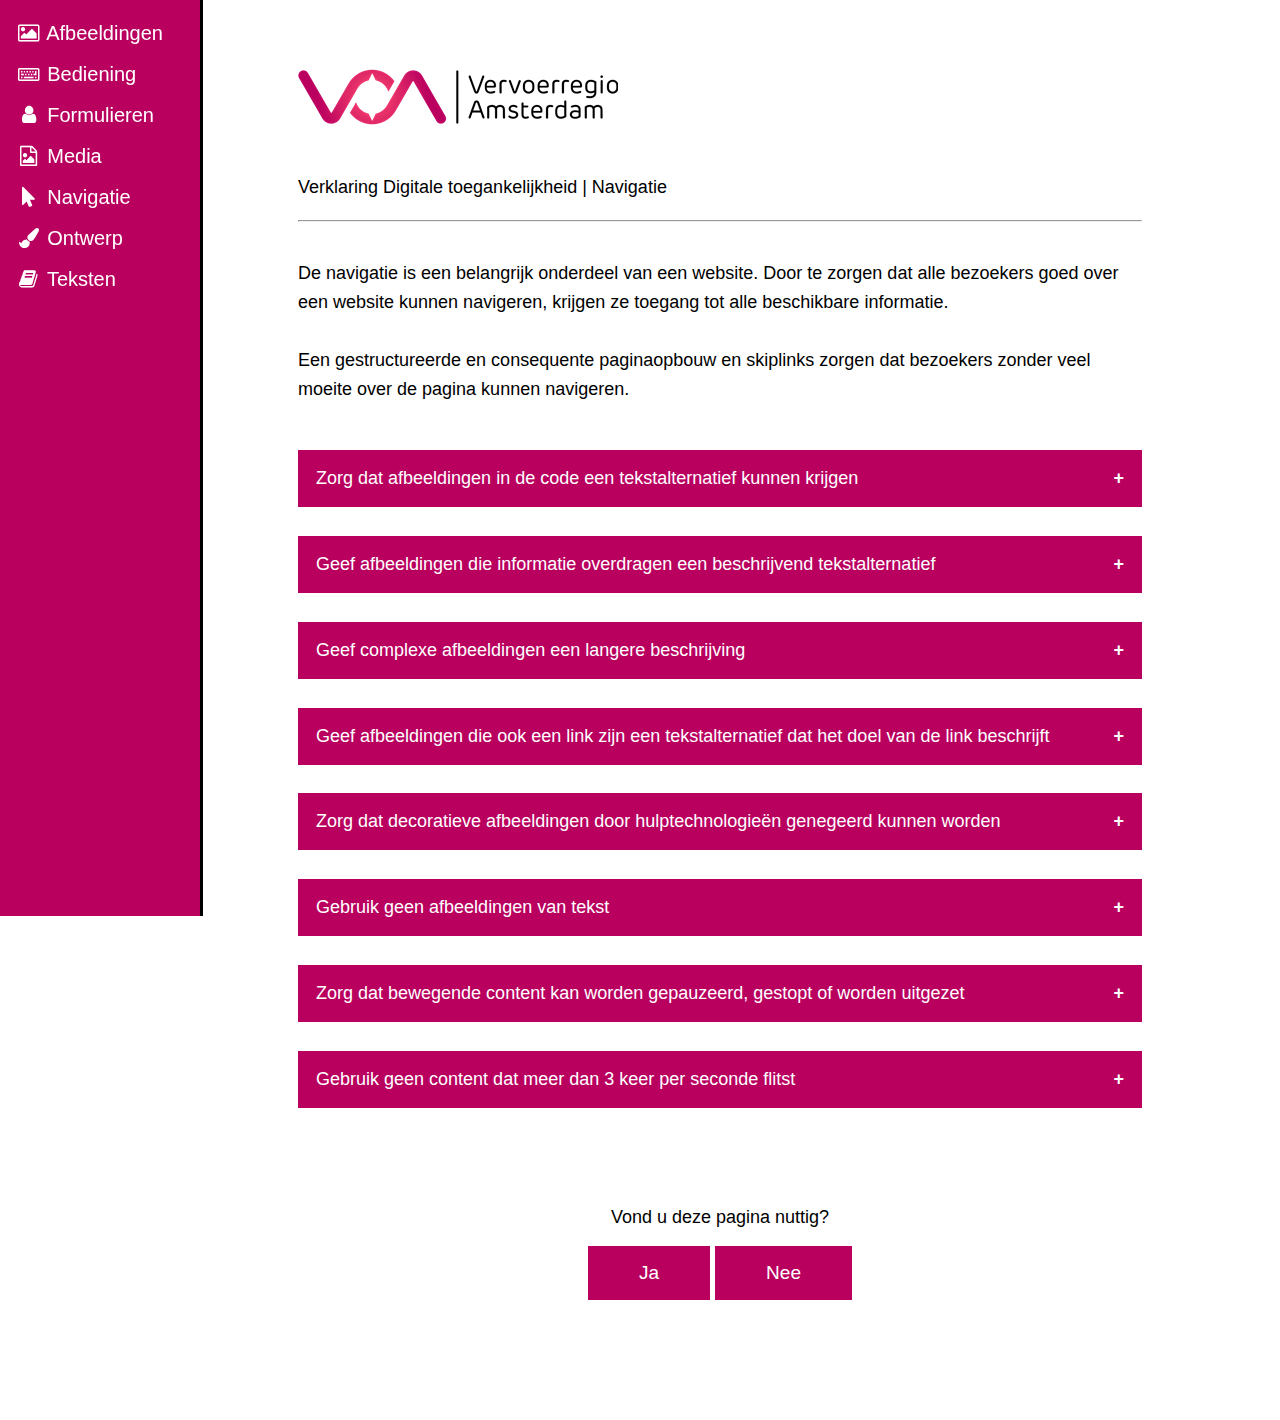
<file: Navigatie.html>
<!DOCTYPE html>
<html>

<head>
    <meta name="viewport" content="width=device-width, initial-scale=1">
    <link rel="stylesheet" href="https://cdnjs.cloudflare.com/ajax/libs/font-awesome/4.7.0/css/font-awesome.min.css">
    <meta charset="UTF-8">
    <meta http-equiv="X-UA-Compatible" content="IE=edge">
    <meta name="viewport" content="width=device-width, initial-scale=1.0">
    <link rel="stylesheet" href="styles/styles.css" />
    <title>Vervoerregio Amsterdam</title>
</head>

<body>

    <div class="sidebar">

        <a href="Afbeeldingen.html"><i class="fa fa-fw fa-photo"></i> Afbeeldingen</a>
        <a href="Bediening.html"><i class="fa fa-fw fa-keyboard-o"></i> Bediening</a>
        <a href="Formulieren.html"><i class="fa fa-fw fa-user"></i> Formulieren</a>
        <a href="Media.html"><i class="fa fa-fw fa-file-image-o"></i> Media</a>
        <a href="Navigatie.html"><i class="fa fa-fw fa-mouse-pointer"></i> Navigatie</a>
        <a href="Ontwerp.html"><i class="fa fa-fw fa-paint-brush"></i> Ontwerp</a>
        <a href="Teksten.html"><i class="fa fa-fw fa-book"></i> Teksten</a>
    </div>

    <div class="main">
        <main>
            <img src="assets/Logo.png" alt="Logo">
            <p>Verklaring Digitale toegankelijkheid | Navigatie
                <br>
                <hr><br>
                De navigatie is een belangrijk onderdeel van een website. Door te zorgen dat alle bezoekers goed over
                een website kunnen navigeren, krijgen ze toegang tot alle beschikbare informatie.
                <br><br>
                Een gestructureerde en consequente paginaopbouw en skiplinks zorgen dat bezoekers zonder veel moeite
                over de pagina kunnen navigeren.
                <br><br>
            </p>
            <button class="accordion">Zorg dat afbeeldingen in de code een tekstalternatief kunnen krijgen</button>
            <div class="panel">
                <ul>
                    <li></li>
                    <li></li>
                    <li></li>
                </ul>
            </div>
            <br>
            <button class="accordion">Geef afbeeldingen die informatie overdragen een beschrijvend
                tekstalternatief</button>
            <div class="panel">
                <ul>
                    <li></li>
                    <li></li>
                    <li></li>
                </ul>
            </div>
            <br>
            <button class="accordion">Geef complexe afbeeldingen een langere beschrijving</button>
            <div class="panel">
                <ul>
                    <li></li>
                    <li></li>
                    <li></li>
                </ul>
            </div>
            <br>
            <button class="accordion">Geef afbeeldingen die ook een link zijn een tekstalternatief dat het doel van de
                link beschrijft</button>
            <div class="panel">
                <ul>
                    <li></li>
                    <li></li>
                    <li></li>
                </ul>
            </div>
            <br>
            <button class="accordion">Zorg dat decoratieve afbeeldingen door hulptechnologieën genegeerd kunnen
                worden</button>
            <div class="panel">
                <ul>
                    <li></li>
                    <li></li>
                    <li></li>
                </ul>
            </div>
            <br>
            <button class="accordion">Gebruik geen afbeeldingen van tekst</button>
            <div class="panel">
                <ul>
                    <li></li>
                    <li></li>
                    <li></li>
                </ul>
            </div>
            <br>
            <button class="accordion">Zorg dat bewegende content kan worden gepauzeerd, gestopt of worden
                uitgezet</button>
            <div class="panel">
                <ul>
                    <li></li>
                    <li></li>
                    <li></li>
                </ul>
            </div>
            <br>
            <button class="accordion">Gebruik geen content dat meer dan 3 keer per seconde flitst</button>
            <div class="panel">
                <ul>
                    <li></li>
                    <li></li>
                    <li></li>
                </ul>
            </div>
            <br>
        </main>
        <footer>
            <p>Vond u deze pagina nuttig?</p>
            <button type="button" name="ja-nee-button">Ja</button> <button type="button"
                name="ja-nee-button">Nee</button>
        </footer>
        <script>
            var acc = document.getElementsByClassName("accordion");
            var i;

            for (i = 0; i < acc.length; i++) {
                acc[i].addEventListener("click", function () {
                    this.classList.toggle("active");
                    var panel = this.nextElementSibling;
                    if (panel.style.maxHeight) {
                        panel.style.maxHeight = null;
                    } else {
                        panel.style.maxHeight = panel.scrollHeight + "px";
                    }
                });
            }
        </script>
</body>

</html>
</file>
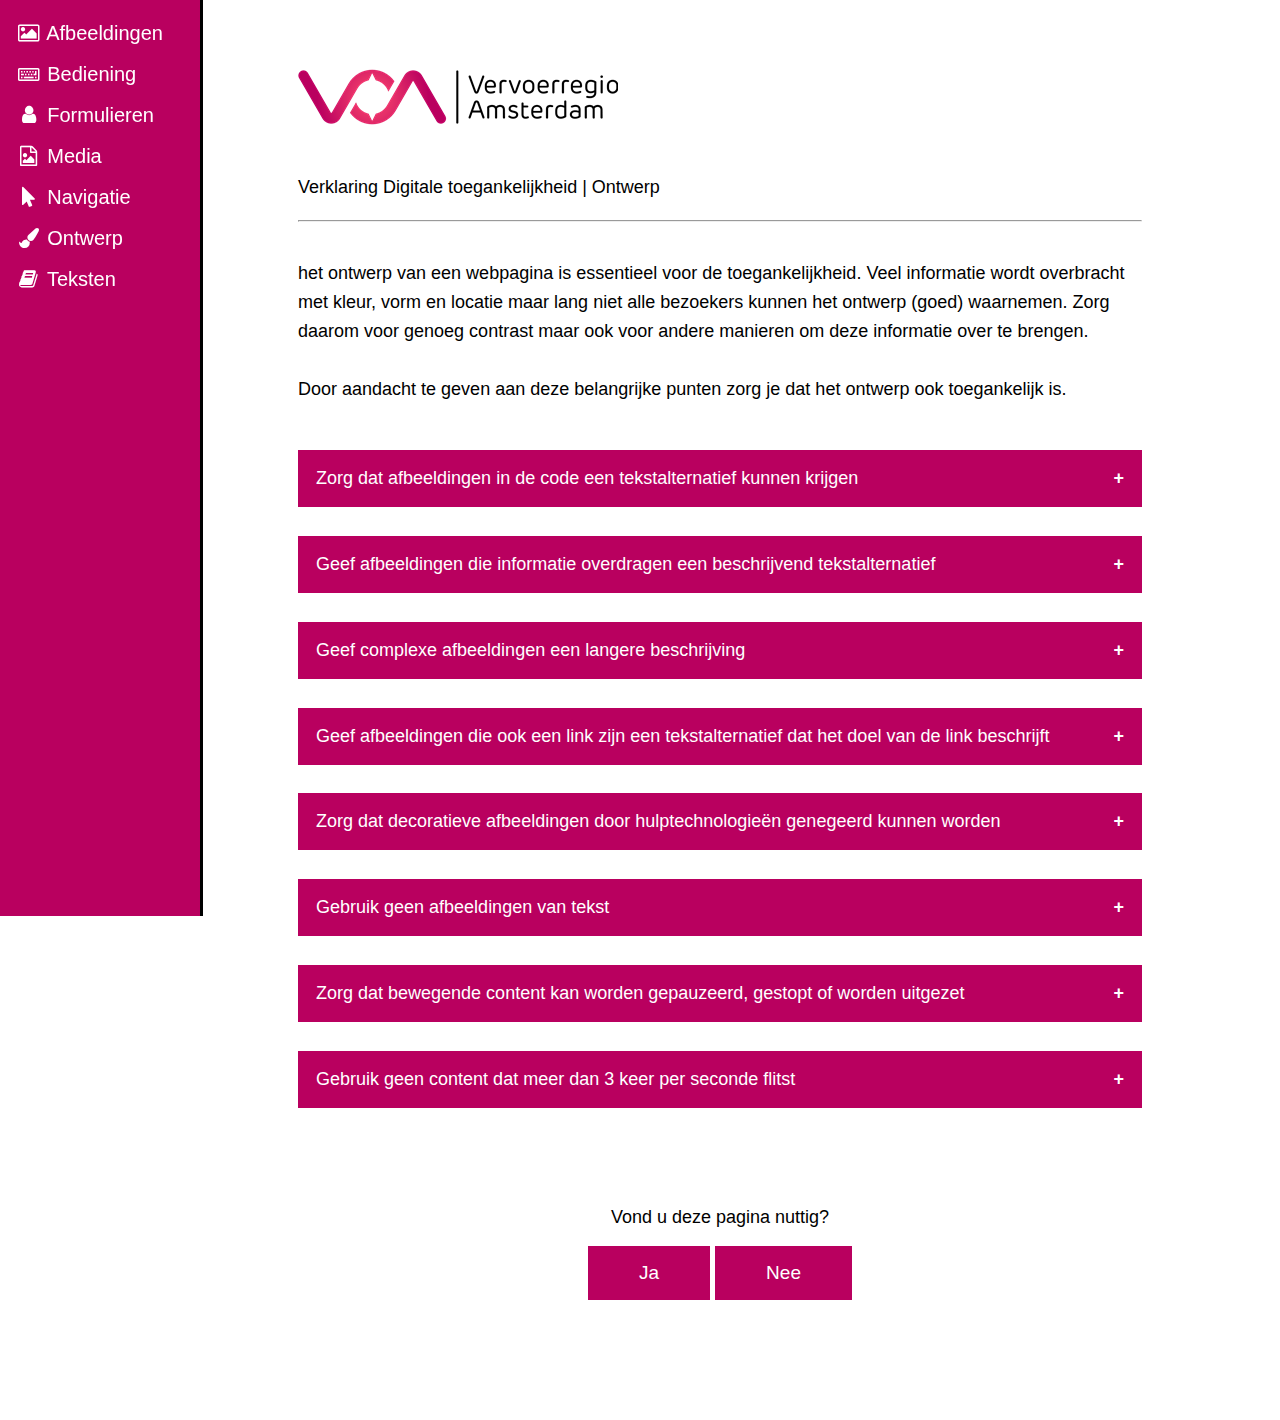
<file: Ontwerp.html>
<!DOCTYPE html>
<html>

<head>
    <meta name="viewport" content="width=device-width, initial-scale=1">
    <link rel="stylesheet" href="https://cdnjs.cloudflare.com/ajax/libs/font-awesome/4.7.0/css/font-awesome.min.css">
    <meta charset="UTF-8">
    <meta http-equiv="X-UA-Compatible" content="IE=edge">
    <meta name="viewport" content="width=device-width, initial-scale=1.0">
    <link rel="stylesheet" href="styles/styles.css" />
    <title>Vervoerregio Amsterdam</title>
</head>

<body>

    <div class="sidebar">

        <a href="Afbeeldingen.html"><i class="fa fa-fw fa-photo"></i> Afbeeldingen</a>
        <a href="Bediening.html"><i class="fa fa-fw fa-keyboard-o"></i> Bediening</a>
        <a href="Formulieren.html"><i class="fa fa-fw fa-user"></i> Formulieren</a>
        <a href="Media.html"><i class="fa fa-fw fa-file-image-o"></i> Media</a>
        <a href="Navigatie.html"><i class="fa fa-fw fa-mouse-pointer"></i> Navigatie</a>
        <a href="Ontwerp.html"><i class="fa fa-fw fa-paint-brush"></i> Ontwerp</a>
        <a href="Teksten.html"><i class="fa fa-fw fa-book"></i> Teksten</a>
    </div>

    <div class="main">
        <main>
            <img src="assets/Logo.png" alt="Logo">
            <p>Verklaring Digitale toegankelijkheid | Ontwerp
                <br>
                <hr><br>
                het ontwerp van een webpagina is essentieel voor de toegankelijkheid. Veel informatie wordt overbracht
                met kleur, vorm en locatie maar lang niet alle bezoekers kunnen het ontwerp (goed) waarnemen. Zorg
                daarom voor genoeg contrast maar ook voor andere manieren om deze informatie over te brengen.
                <br><br>
                Door aandacht te geven aan deze belangrijke punten zorg je dat het ontwerp ook toegankelijk is.
                <br><br>
            </p>
            <button class="accordion">Zorg dat afbeeldingen in de code een tekstalternatief kunnen krijgen</button>
            <div class="panel">
                <ul>
                    <li></li>
                    <li></li>
                    <li></li>
                </ul>
            </div>
            <br>
            <button class="accordion">Geef afbeeldingen die informatie overdragen een beschrijvend
                tekstalternatief</button>
            <div class="panel">
                <ul>
                    <li></li>
                    <li></li>
                    <li></li>
                </ul>
            </div>
            <br>
            <button class="accordion">Geef complexe afbeeldingen een langere beschrijving</button>
            <div class="panel">
                <ul>
                    <li></li>
                    <li></li>
                    <li></li>
                </ul>
            </div>
            <br>
            <button class="accordion">Geef afbeeldingen die ook een link zijn een tekstalternatief dat het doel van de
                link beschrijft</button>
            <div class="panel">
                <ul>
                    <li></li>
                    <li></li>
                    <li></li>
                </ul>
            </div>
            <br>
            <button class="accordion">Zorg dat decoratieve afbeeldingen door hulptechnologieën genegeerd kunnen
                worden</button>
            <div class="panel">
                <ul>
                    <li></li>
                    <li></li>
                    <li></li>
                </ul>
            </div>
            <br>
            <button class="accordion">Gebruik geen afbeeldingen van tekst</button>
            <div class="panel">
                <ul>
                    <li></li>
                    <li></li>
                    <li></li>
                </ul>
            </div>
            <br>
            <button class="accordion">Zorg dat bewegende content kan worden gepauzeerd, gestopt of worden
                uitgezet</button>
            <div class="panel">
                <ul>
                    <li></li>
                    <li></li>
                    <li></li>
                </ul>
            </div>
            <br>
            <button class="accordion">Gebruik geen content dat meer dan 3 keer per seconde flitst</button>
            <div class="panel">
                <ul>
                    <li></li>
                    <li></li>
                    <li></li>
                </ul>
            </div>
            <br>
        </main>
        <footer>
            <p>Vond u deze pagina nuttig?</p>
            <button type="button" name="ja-nee-button">Ja</button> <button type="button"
                name="ja-nee-button">Nee</button>
        </footer>
        <script>
            var acc = document.getElementsByClassName("accordion");
            var i;

            for (i = 0; i < acc.length; i++) {
                acc[i].addEventListener("click", function () {
                    this.classList.toggle("active");
                    var panel = this.nextElementSibling;
                    if (panel.style.maxHeight) {
                        panel.style.maxHeight = null;
                    } else {
                        panel.style.maxHeight = panel.scrollHeight + "px";
                    }
                });
            }
        </script>
</body>

</html>
</file>
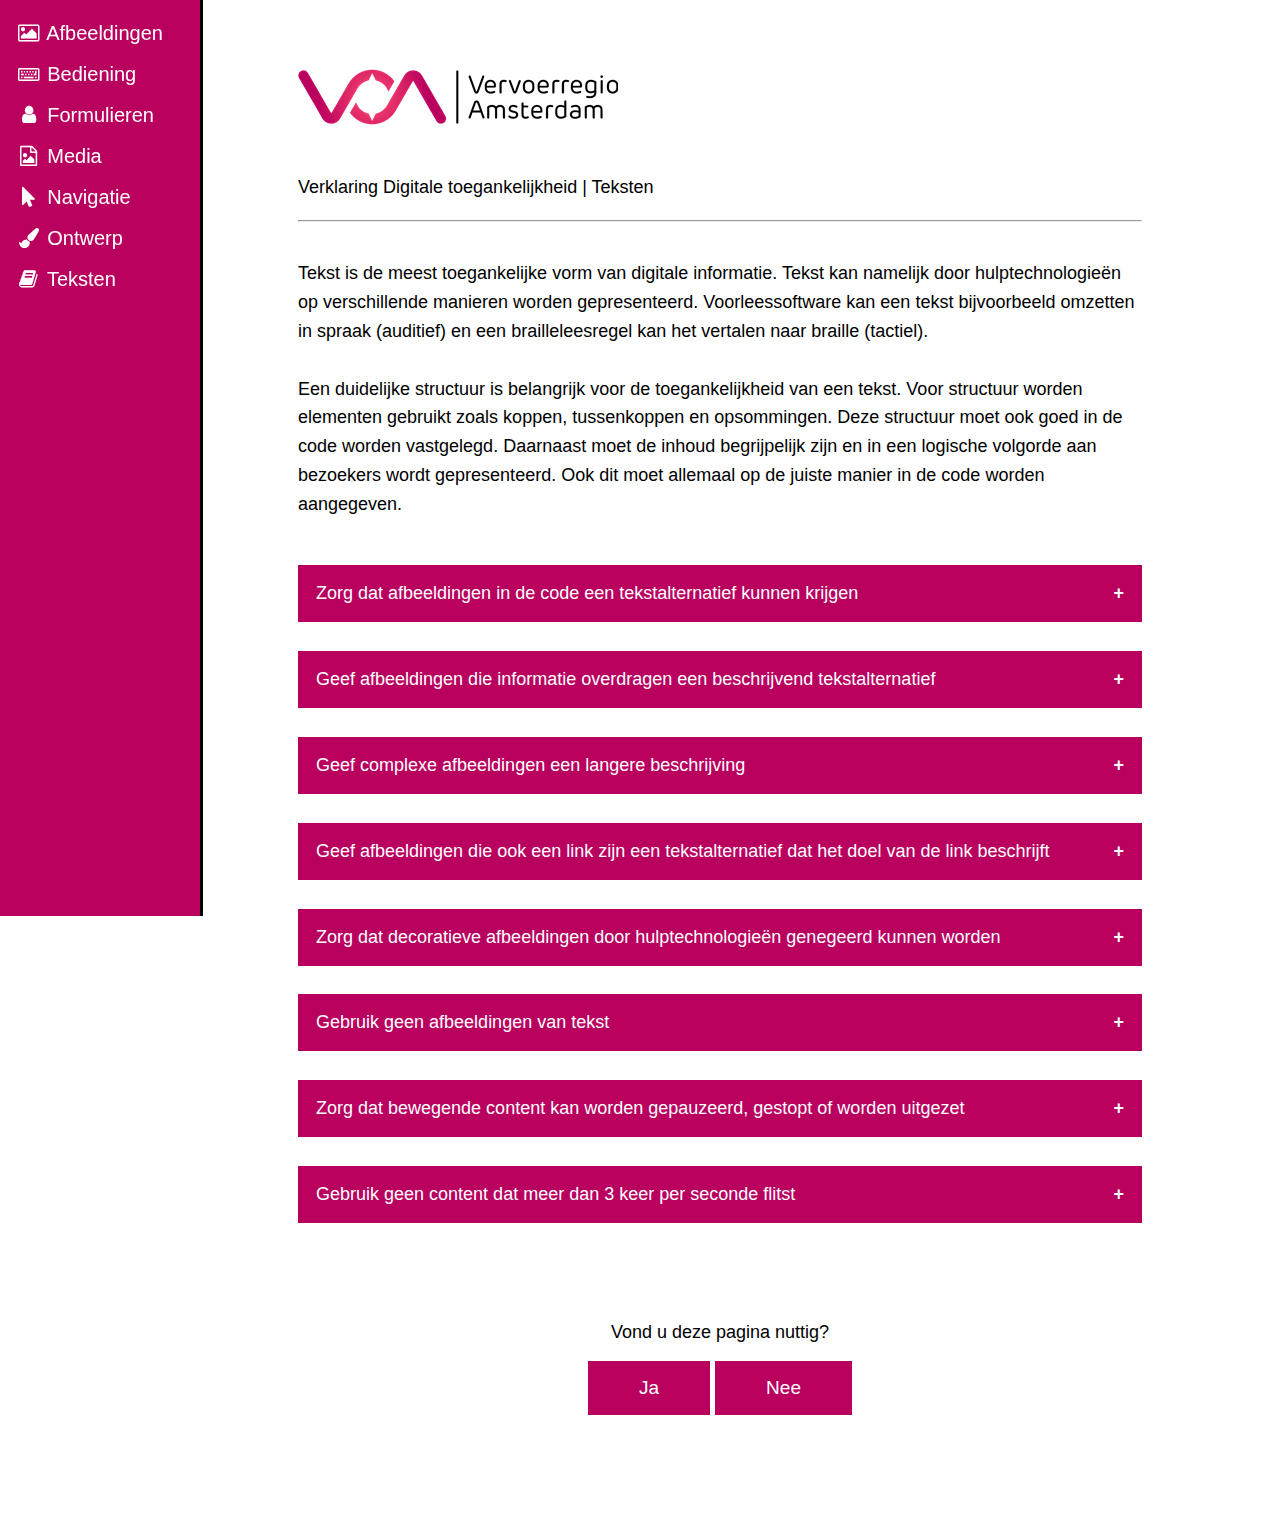
<file: Teksten.html>
<!DOCTYPE html>
<html>

<head>
    <meta name="viewport" content="width=device-width, initial-scale=1">
    <link rel="stylesheet" href="https://cdnjs.cloudflare.com/ajax/libs/font-awesome/4.7.0/css/font-awesome.min.css">
    <meta charset="UTF-8">
    <meta http-equiv="X-UA-Compatible" content="IE=edge">
    <meta name="viewport" content="width=device-width, initial-scale=1.0">
    <link rel="stylesheet" href="styles/styles.css" />
    <title>Vervoerregio Amsterdam</title>
</head>

<body>

    <div class="sidebar">

        <a href="Afbeeldingen.html"><i class="fa fa-fw fa-photo"></i> Afbeeldingen</a>
        <a href="Bediening.html"><i class="fa fa-fw fa-keyboard-o"></i> Bediening</a>
        <a href="Formulieren.html"><i class="fa fa-fw fa-user"></i> Formulieren</a>
        <a href="Media.html"><i class="fa fa-fw fa-file-image-o"></i> Media</a>
        <a href="Navigatie.html"><i class="fa fa-fw fa-mouse-pointer"></i> Navigatie</a>
        <a href="Ontwerp.html"><i class="fa fa-fw fa-paint-brush"></i> Ontwerp</a>
        <a href="Teksten.html"><i class="fa fa-fw fa-book"></i> Teksten</a>
    </div>

    <div class="main">
        <main>
            <img src="assets/Logo.png" alt="Logo">
            <p>Verklaring Digitale toegankelijkheid | Teksten
                <br>
                <hr><br>
                Tekst is de meest toegankelijke vorm van digitale informatie. Tekst kan namelijk door hulptechnologieën
                op verschillende manieren worden gepresenteerd. Voorleessoftware kan een tekst bijvoorbeeld omzetten in
                spraak (auditief) en een brailleleesregel kan het vertalen naar braille (tactiel).
                <br><br>
                Een duidelijke structuur is belangrijk voor de toegankelijkheid van een tekst. Voor structuur worden
                elementen gebruikt zoals koppen, tussenkoppen en opsommingen. Deze structuur moet ook goed in de code
                worden vastgelegd. Daarnaast moet de inhoud begrijpelijk zijn en in een logische volgorde aan bezoekers
                wordt gepresenteerd. Ook dit moet allemaal op de juiste manier in de code worden aangegeven.
                <br><br>
            </p>
            <button class="accordion">Zorg dat afbeeldingen in de code een tekstalternatief kunnen krijgen</button>
            <div class="panel">
                <ul>
                    <li></li>
                    <li></li>
                    <li></li>
                </ul>
            </div>
            <br>
            <button class="accordion">Geef afbeeldingen die informatie overdragen een beschrijvend
                tekstalternatief</button>
            <div class="panel">
                <ul>
                    <li></li>
                    <li></li>
                    <li></li>
                </ul>
            </div>
            <br>
            <button class="accordion">Geef complexe afbeeldingen een langere beschrijving</button>
            <div class="panel">
                <ul>
                    <li></li>
                    <li></li>
                    <li></li>
                </ul>
            </div>
            <br>
            <button class="accordion">Geef afbeeldingen die ook een link zijn een tekstalternatief dat het doel van de
                link beschrijft</button>
            <div class="panel">
                <ul>
                    <li></li>
                    <li></li>
                    <li></li>
                </ul>
            </div>
            <br>
            <button class="accordion">Zorg dat decoratieve afbeeldingen door hulptechnologieën genegeerd kunnen
                worden</button>
            <div class="panel">
                <ul>
                    <li></li>
                    <li></li>
                    <li></li>
                </ul>
            </div>
            <br>
            <button class="accordion">Gebruik geen afbeeldingen van tekst</button>
            <div class="panel">
                <ul>
                    <li></li>
                    <li></li>
                    <li></li>
                </ul>
            </div>
            <br>
            <button class="accordion">Zorg dat bewegende content kan worden gepauzeerd, gestopt of worden
                uitgezet</button>
            <div class="panel">
                <ul>
                    <li></li>
                    <li></li>
                    <li></li>
                </ul>
            </div>
            <br>
            <button class="accordion">Gebruik geen content dat meer dan 3 keer per seconde flitst</button>
            <div class="panel">
                <ul>
                    <li></li>
                    <li></li>
                    <li></li>
                </ul>
            </div>
            <br>
        </main>
        <footer>
            <p>Vond u deze pagina nuttig?</p>
            <button type="button" name="ja-nee-button">Ja</button> <button type="button"
                name="ja-nee-button">Nee</button>
        </footer>
        <script>
            var acc = document.getElementsByClassName("accordion");
            var i;

            for (i = 0; i < acc.length; i++) {
                acc[i].addEventListener("click", function () {
                    this.classList.toggle("active");
                    var panel = this.nextElementSibling;
                    if (panel.style.maxHeight) {
                        panel.style.maxHeight = null;
                    } else {
                        panel.style.maxHeight = panel.scrollHeight + "px";
                    }
                });
            }
        </script>
</body>

</html>
</file>
<file: styles/styles.css>
body {
  font-family: Verdana, sans-serif;
  background-color: #fff;
  font-family: 'Lato', sans-serif;
  width: 80%;
  padding: 50px;
  margin: 0 auto;
}

main {
  margin: 0 auto;
  margin-bottom: 70px;
  font-size: 18px;
  line-height: 1.6;
}

footer {
  max-width: 760px;
  margin: 0 auto;
  margin-bottom: 70px;
  font-size: 18px;
  text-align: center;
}

pre {
  background: #88888853;
  border: 1px solid;
  padding: 10px;
  box-shadow: 5px 5px;
}

code {
  background: #88888853;
  border: 1px solid;
}

img.right { 
  float: right; 
  margin: 0.5em 0 1em 1em; 
  clear: right; 
  width: 28em;
}

img.left { 
  float: left; 
  margin: 0.5em 0 1em 1em; 
  clear: left; 
  width: 28em;
}

hr {
  background-color: #b9005f;
}

#feedback-button{
  margin: 22px;
}

.infobackground {
  background: #ffc2e2;
}

.accordion {
  background-color: #b9005f;
  color: #fff;
  cursor: pointer;
  padding: 18px;
  width: 100%;
  border: none;
  text-align: left;
  outline: none;
  font-size: 18px;
  transition: 0.4s;
}

.active,
.accordion:hover {
  background-color: #e80078;
  color: #fff;
}

.accordion:after {
  content: '\002B';
  color: rgb(255, 255, 255);
  font-weight: bold;
  float: right;
  margin-left: 5px;
}

.active:after {
  content: "\2212";
}

.panel {
  padding: 0 18px;
  background-color: white;
  max-height: 0;
  overflow: hidden;
  transition: max-height 0.2s ease-out;
}



.all-overview {
  font-size: 10em;
}

.sidebar {
  height: 100%;
  width: 200px;
  position: fixed;
  z-index: 1;
  top: 0;
  left: 0;
  background-color: #b9005f;
  overflow-x: hidden;
  padding-top: 16px;
  box-shadow: 3px 0px;
}

.sidebar a {
  padding: 6px 16px 12px 16px;
  text-decoration: none;
  font-size: 20px;
  color: #ffffff;
  display: block;
}

.sidebar a:hover {
  color: #ffc2e2;
}

.main {
  margin-left: 160px;
  /* Same as the width of the sidenav */
  padding: 0px 10px;
}


button {
  color: #ffffff;
  background-color: #b9005f;
  font-size: 19px;
  border: 1px solid #b9005f;
  padding: 15px 50px;
  cursor: pointer
}
button:hover {
  color: #b9005f;
  background-color: #ffffff;
}

/* width */
::-webkit-scrollbar {
  width: 20px;
}

/* Track */
::-webkit-scrollbar-track {
  box-shadow: inset 0 0 5px grey; 
}
 
/* Handle */
::-webkit-scrollbar-thumb {
  background: #b9005f; 
}

/* Handle on hover */
::-webkit-scrollbar-thumb:hover {
  background: #e80078; 
}

@media screen and (max-height: 450px) {
  .sidebar {
    padding-top: 15px;
  }

  .sidebar a {
    font-size: 18px;
  }
}

@media screen and (max-width: 400px) {
  .sidebar {
   display: none;
   text-align: left;
  }

  body{
    padding: 0;
  }

  img{
    width: 10em;
  }

  pre {
    background: #88888853;
    border: 1px solid;
    padding: 10px;
    box-shadow: 5px 5px;
    overflow-x: scroll;
  }

  .main{
    margin: 0;
  }

  .sidebar a {
    display: none;
  }
  
  
}
</file>
